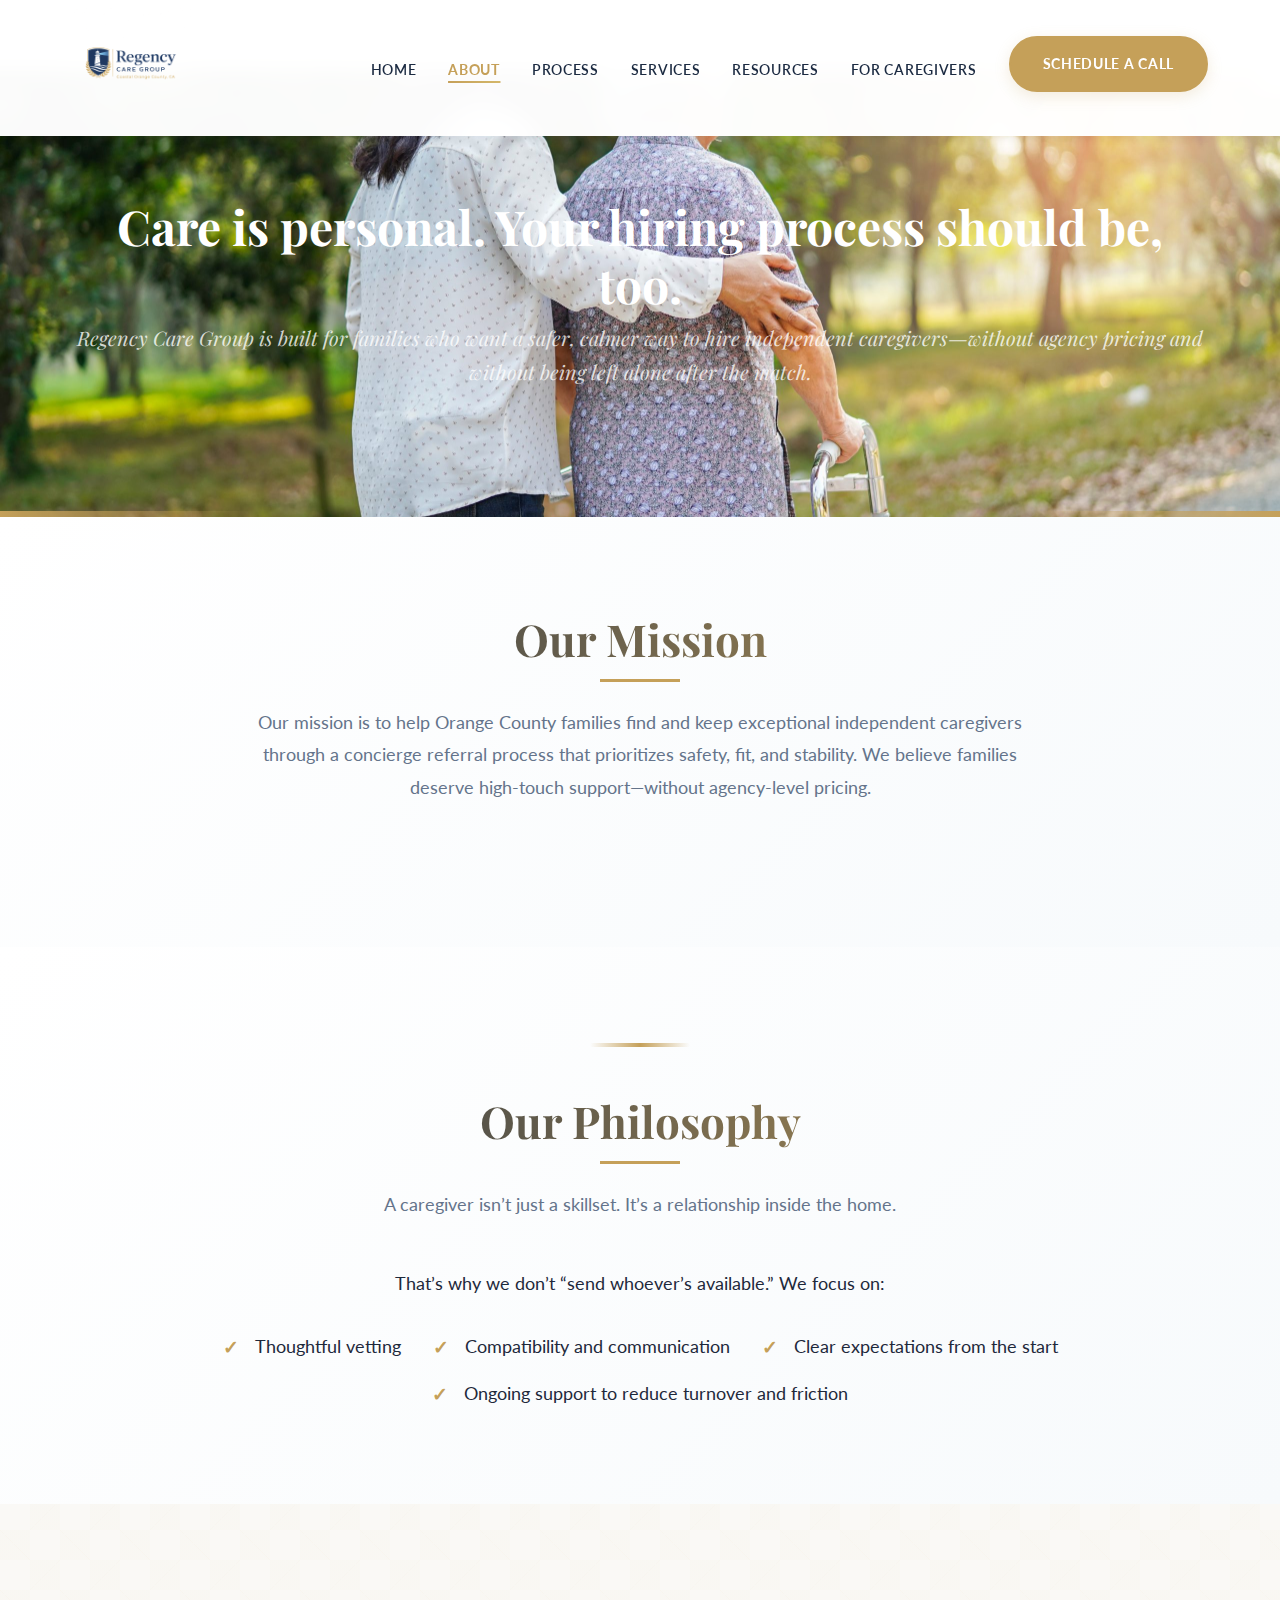
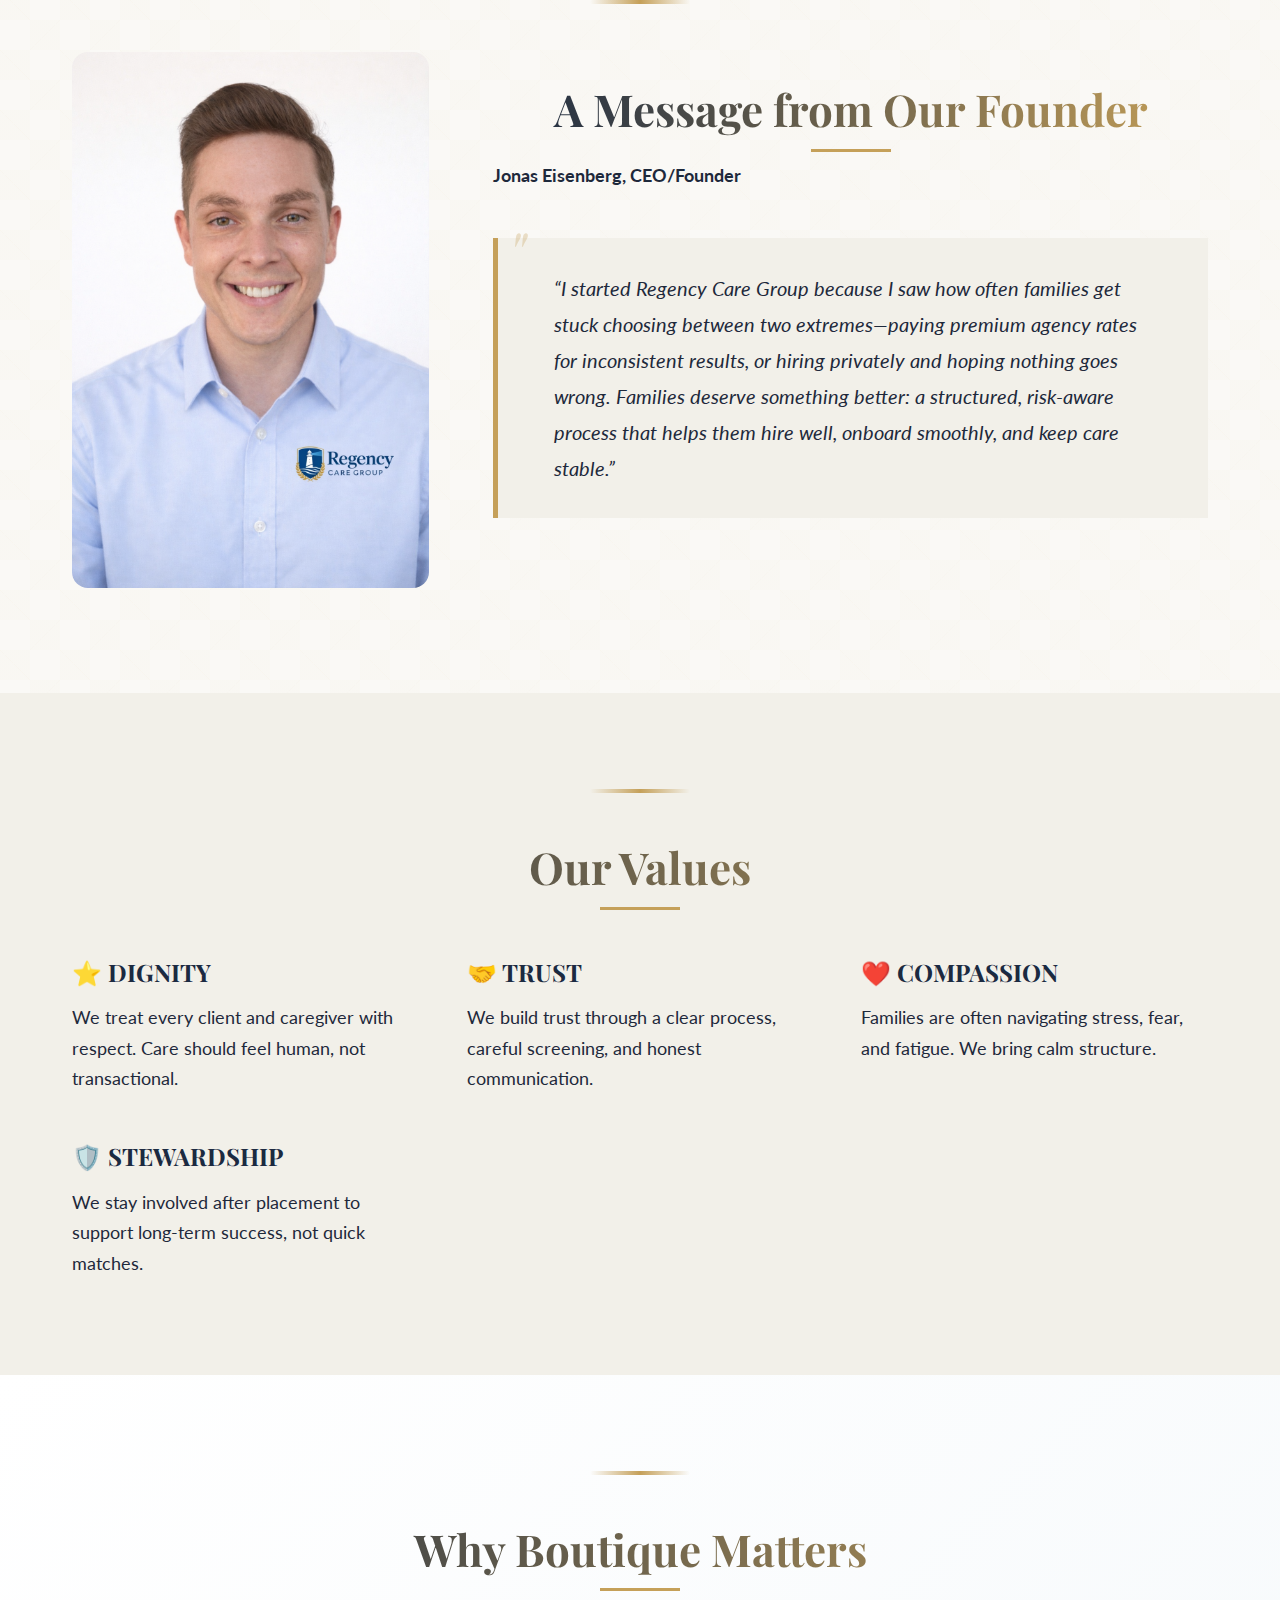
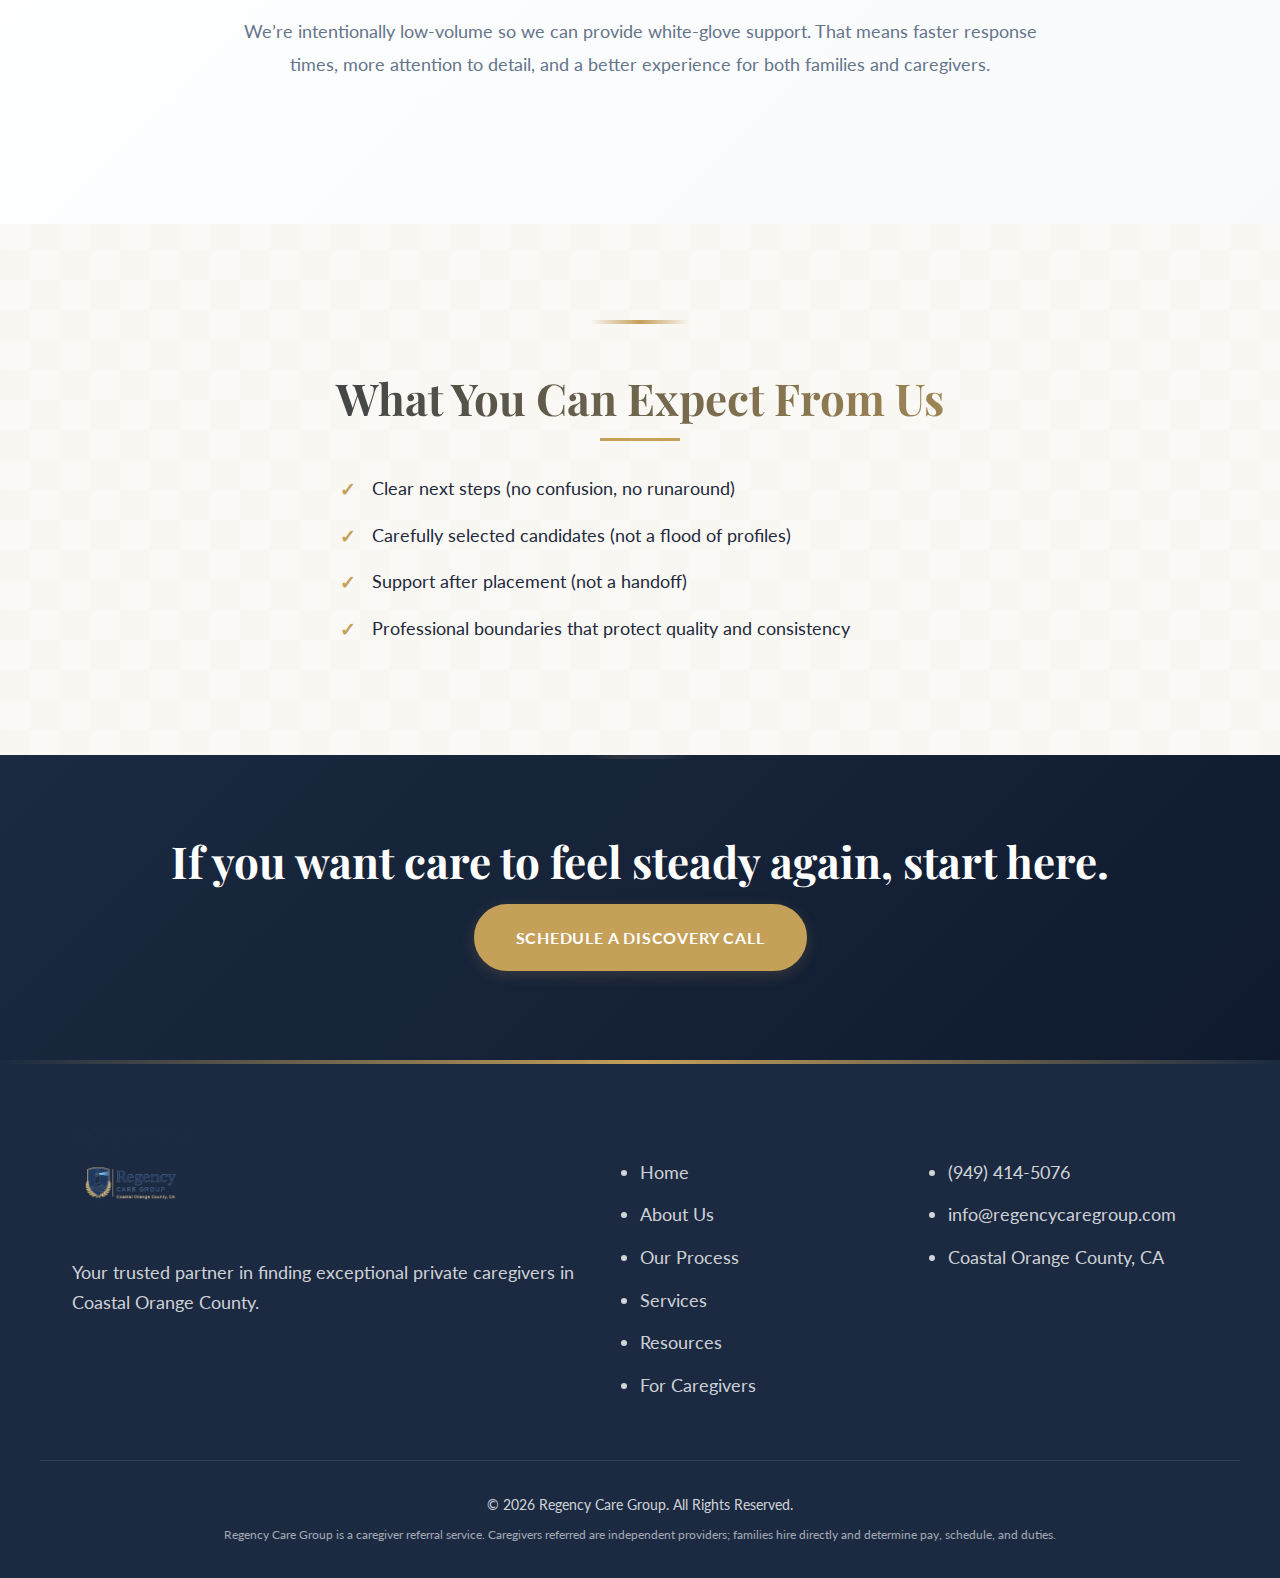
<file: about.html>
<!DOCTYPE html>
<html lang="en">
<head>
    <meta charset="UTF-8">
    <meta name="viewport" content="width=device-width, initial-scale=1.0, viewport-fit=cover">
    <meta name="theme-color" content="#1B2A41">
    <title>About Regency Care Group | Our Philosophy & Founder</title>
    <meta name="description" content="Regency Care Group is a boutique caregiver referral service in Orange County built on dignity, trust, and compassion—combining thorough vetting, careful matching, and ongoing support.">
    <meta name="keywords" content="about us, caregiver referral, orange county, senior care philosophy">
    <meta name="author" content="Regency Care Group">
    
    <!-- Open Graph / Social Media -->
    <meta property="og:type" content="website">
    <meta property="og:title" content="About Regency Care Group | Our Philosophy & Founder">
    <meta property="og:description" content="Regency Care Group is a boutique caregiver referral service in Orange County built on dignity, trust, and compassion—combining thorough vetting, careful matching, and ongoing support.">
    <meta property="og:image" content="logo.png">
    
    <!-- Mobile Optimization -->
    <meta name="mobile-web-app-capable" content="yes">
    <meta name="apple-mobile-web-app-capable" content="yes">
    <meta name="apple-mobile-web-app-status-bar-style" content="black-translucent">
    
    <!-- Google Fonts -->
    <link rel="preconnect" href="https://fonts.googleapis.com">
    <link rel="preconnect" href="https://fonts.gstatic.com" crossorigin>
    <link href="https://fonts.googleapis.com/css2?family=Lato:wght@300;400;700;900&family=Playfair+Display:ital,wght@0,400;0,500;0,600;0,700;0,800;1,400&display=swap" rel="stylesheet">
    
    <link rel="stylesheet" href="styles.css">
</head>
<body>
    <!-- Navigation -->
    <nav class="navbar" id="navbar">
        <div class="container nav-container">
            <a href="index.html" class="logo">
                <img src="logo.png" alt="Regency Care Group Logo" class="logo-img">
            </a>
            <button class="hamburger" id="hamburger" aria-label="Toggle navigation menu" aria-expanded="false">
                <span></span>
                <span></span>
                <span></span>
            </button>
            <ul class="nav-menu" id="navMenu">
                <li><a href="index.html" class="nav-link">HOME</a></li>
                <li><a href="about.html" class="nav-link active">ABOUT</a></li>
                <li><a href="process.html" class="nav-link">PROCESS</a></li>
                <li><a href="services.html" class="nav-link">SERVICES</a></li>
                <li><a href="resources.html" class="nav-link">RESOURCES</a></li>
                <li><a href="caregivers.html" class="nav-link">FOR CAREGIVERS</a></li>
                <li><a href="tel:9494145076" class="btn btn-primary">SCHEDULE A CALL</a></li>
            </ul>
        </div>
    </nav>

    <!-- Page Header -->
    <header class="page-header about-header">
        <div class="container">
            <h1>Care is personal. Your hiring process should be, too.</h1>
            <p>Regency Care Group is built for families who want a safer, calmer way to hire independent caregivers—without agency pricing and without being left alone after the match.</p>
        </div>
    </header>

    <!-- Main Content -->
    <main>
        <section class="mission-section">
            <div class="container">
                <h2 class="section-title">Our Mission</h2>
                <p class="section-intro">Our mission is to help Orange County families find and keep exceptional independent caregivers through a concierge referral process that prioritizes safety, fit, and stability. We believe families deserve high-touch support—without agency-level pricing.</p>
            </div>
        </section>

        <section class="philosophy-section">
            <div class="container">
                <h2 class="section-title">Our Philosophy</h2>
                <p class="section-intro">A caregiver isn’t just a skillset. It’s a relationship inside the home.</p>
                <p>That’s why we don’t “send whoever’s available.” We focus on:</p>
                <ul>
                    <li>Thoughtful vetting</li>
                    <li>Compatibility and communication</li>
                    <li>Clear expectations from the start</li>
                    <li>Ongoing support to reduce turnover and friction</li>
                </ul>
            </div>
        </section>

        <section class="founder-section-about">
            <div class="container founder-container-about">
                <div class="founder-image-about">
                    <img src="founder.png" alt="Jonas Eisenberg, CEO/Founder of Regency Care Group">
                </div>
                <div class="founder-text-about">
                    <h2 class="section-title">A Message from Our Founder</h2>
                    <p class="founder-name">Jonas Eisenberg, CEO/Founder</p>
                    <blockquote>
                        “I started Regency Care Group because I saw how often families get stuck choosing between two extremes—paying premium agency rates for inconsistent results, or hiring privately and hoping nothing goes wrong. Families deserve something better: a structured, risk-aware process that helps them hire well, onboard smoothly, and keep care stable.”
                    </blockquote>
                </div>
            </div>
        </section>

        <section class="values-section">
            <div class="container">
                <h2 class="section-title">Our Values</h2>
                <div class="values-grid">
                    <div class="value-item">
                        <h4>⭐ DIGNITY</h4>
                        <p>We treat every client and caregiver with respect. Care should feel human, not transactional.</p>
                    </div>
                    <div class="value-item">
                        <h4>🤝 TRUST</h4>
                        <p>We build trust through a clear process, careful screening, and honest communication.</p>
                    </div>
                    <div class="value-item">
                        <h4>❤️ COMPASSION</h4>
                        <p>Families are often navigating stress, fear, and fatigue. We bring calm structure.</p>
                    </div>
                    <div class="value-item">
                        <h4>🛡️ STEWARDSHIP</h4>
                        <p>We stay involved after placement to support long-term success, not quick matches.</p>
                    </div>
                </div>
            </div>
        </section>

        <section class="boutique-section">
            <div class="container">
                <h2 class="section-title">Why Boutique Matters</h2>
                <p class="section-intro">We’re intentionally low-volume so we can provide white-glove support. That means faster response times, more attention to detail, and a better experience for both families and caregivers.</p>
            </div>
        </section>

        <section class="expect-section">
            <div class="container">
                <h2 class="section-title">What You Can Expect From Us</h2>
                <ul>
                    <li>Clear next steps (no confusion, no runaround)</li>
                    <li>Carefully selected candidates (not a flood of profiles)</li>
                    <li>Support after placement (not a handoff)</li>
                    <li>Professional boundaries that protect quality and consistency</li>
                </ul>
            </div>
        </section>

        <section class="cta-section">
            <div class="container cta-container">
                <h2>If you want care to feel steady again, start here.</h2>
                <a href="tel:9494145076" class="btn btn-primary btn-lg">Schedule a Discovery Call</a>
            </div>
        </section>
    </main>

    <!-- Footer -->
    <footer class="footer">
        <div class="container footer-container">
            <div class="footer-about">
                <img src="logo.png" alt="Regency Care Group Logo" class="footer-logo-img">
                <p>Your trusted partner in finding exceptional private caregivers in Coastal Orange County.</p>
            </div>
            <div class="footer-links">
                <h4>Quick Links</h4>
                <ul>
                    <li><a href="index.html">Home</a></li>
                    <li><a href="about.html">About Us</a></li>
                    <li><a href="process.html">Our Process</a></li>
                    <li><a href="services.html">Services</a></li>
                    <li><a href="resources.html">Resources</a></li>
                    <li><a href="caregivers.html">For Caregivers</a></li>
                </ul>
            </div>
            <div class="footer-contact">
                <h4>Contact Us</h4>
                <ul>
                    <li><a href="tel:9494145076">(949) 414-5076</a></li>
                    <li><a href="mailto:info@regencycaregroup.com">info@regencycaregroup.com</a></li>
                    <li>Coastal Orange County, CA</li>
                </ul>
            </div>
        </div>
        <div class="footer-bottom">
            <p>&copy; 2026 Regency Care Group. All Rights Reserved.</p>
            <p class="footer-disclaimer">Regency Care Group is a caregiver referral service. Caregivers referred are independent providers; families hire directly and determine pay, schedule, and duties.</p>
        </div>
    </footer>

    <script src="script.js"></script>
</body>
</html>
</file>
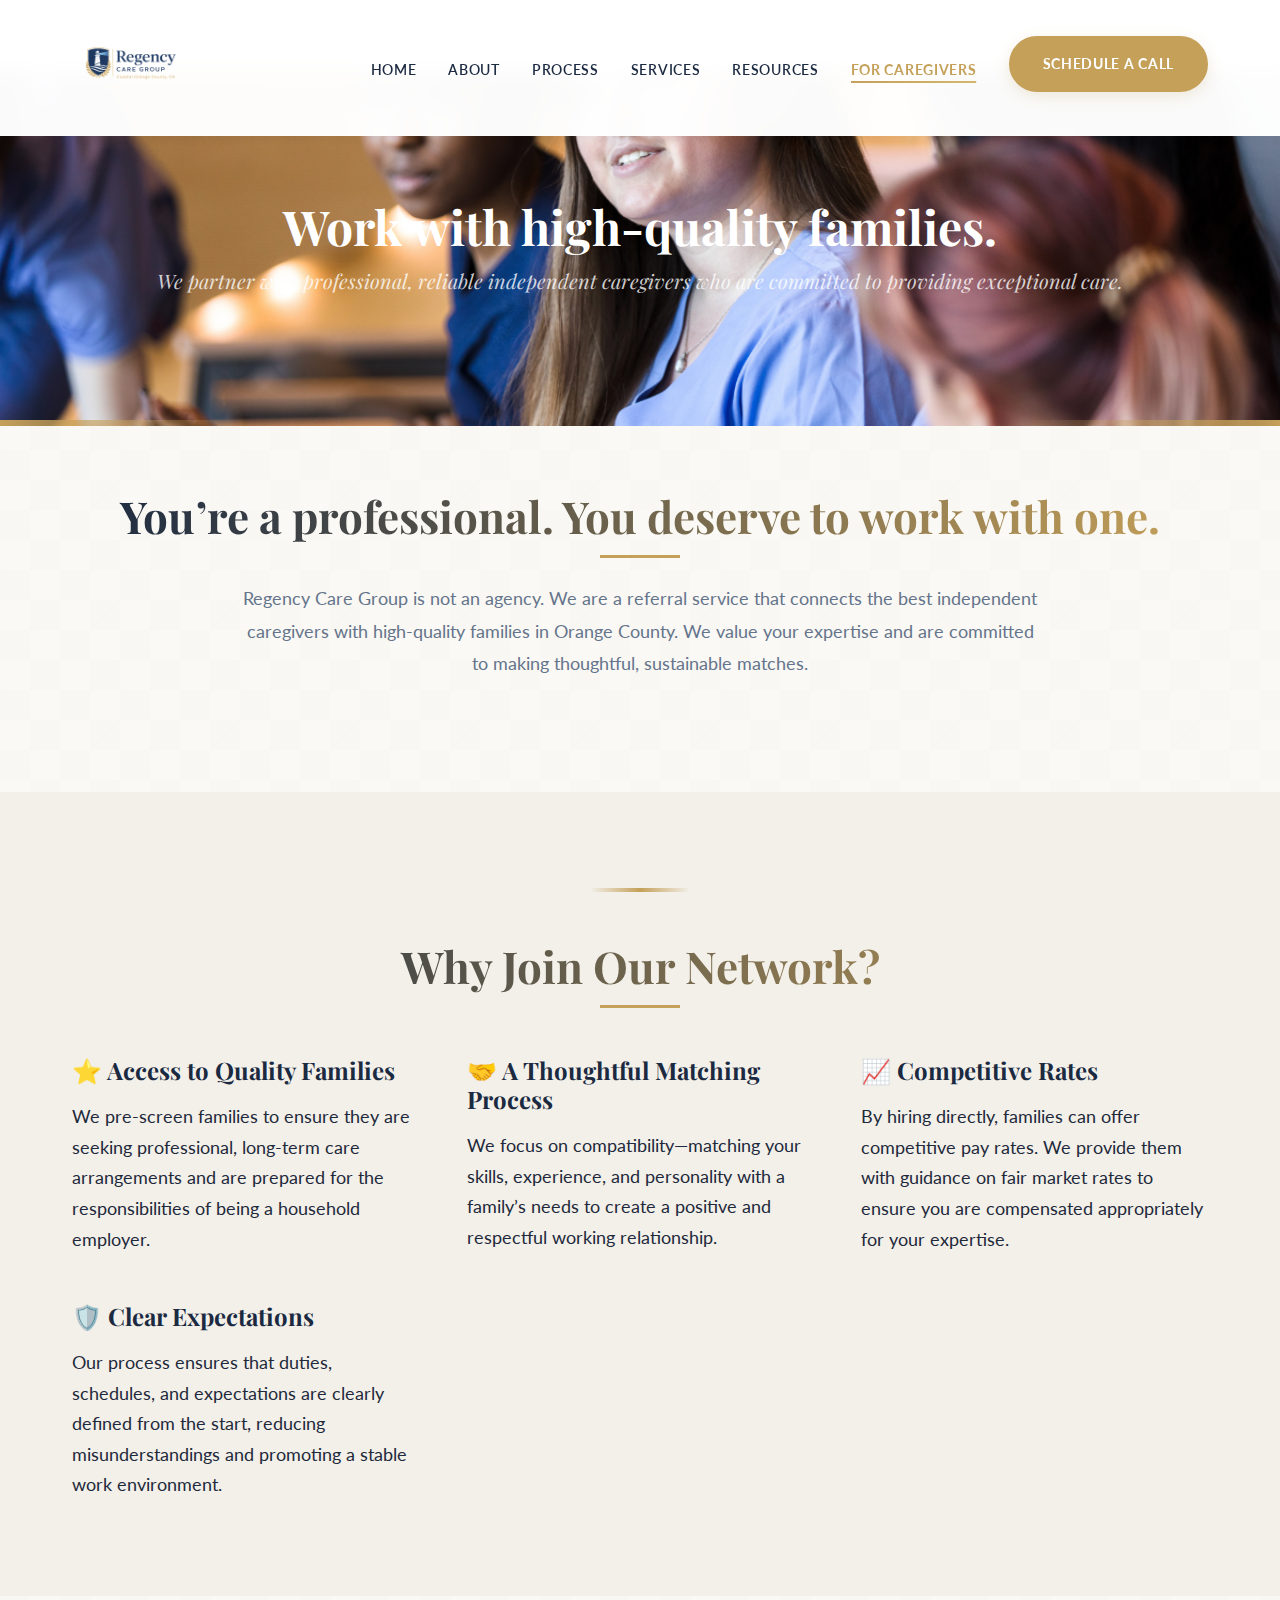
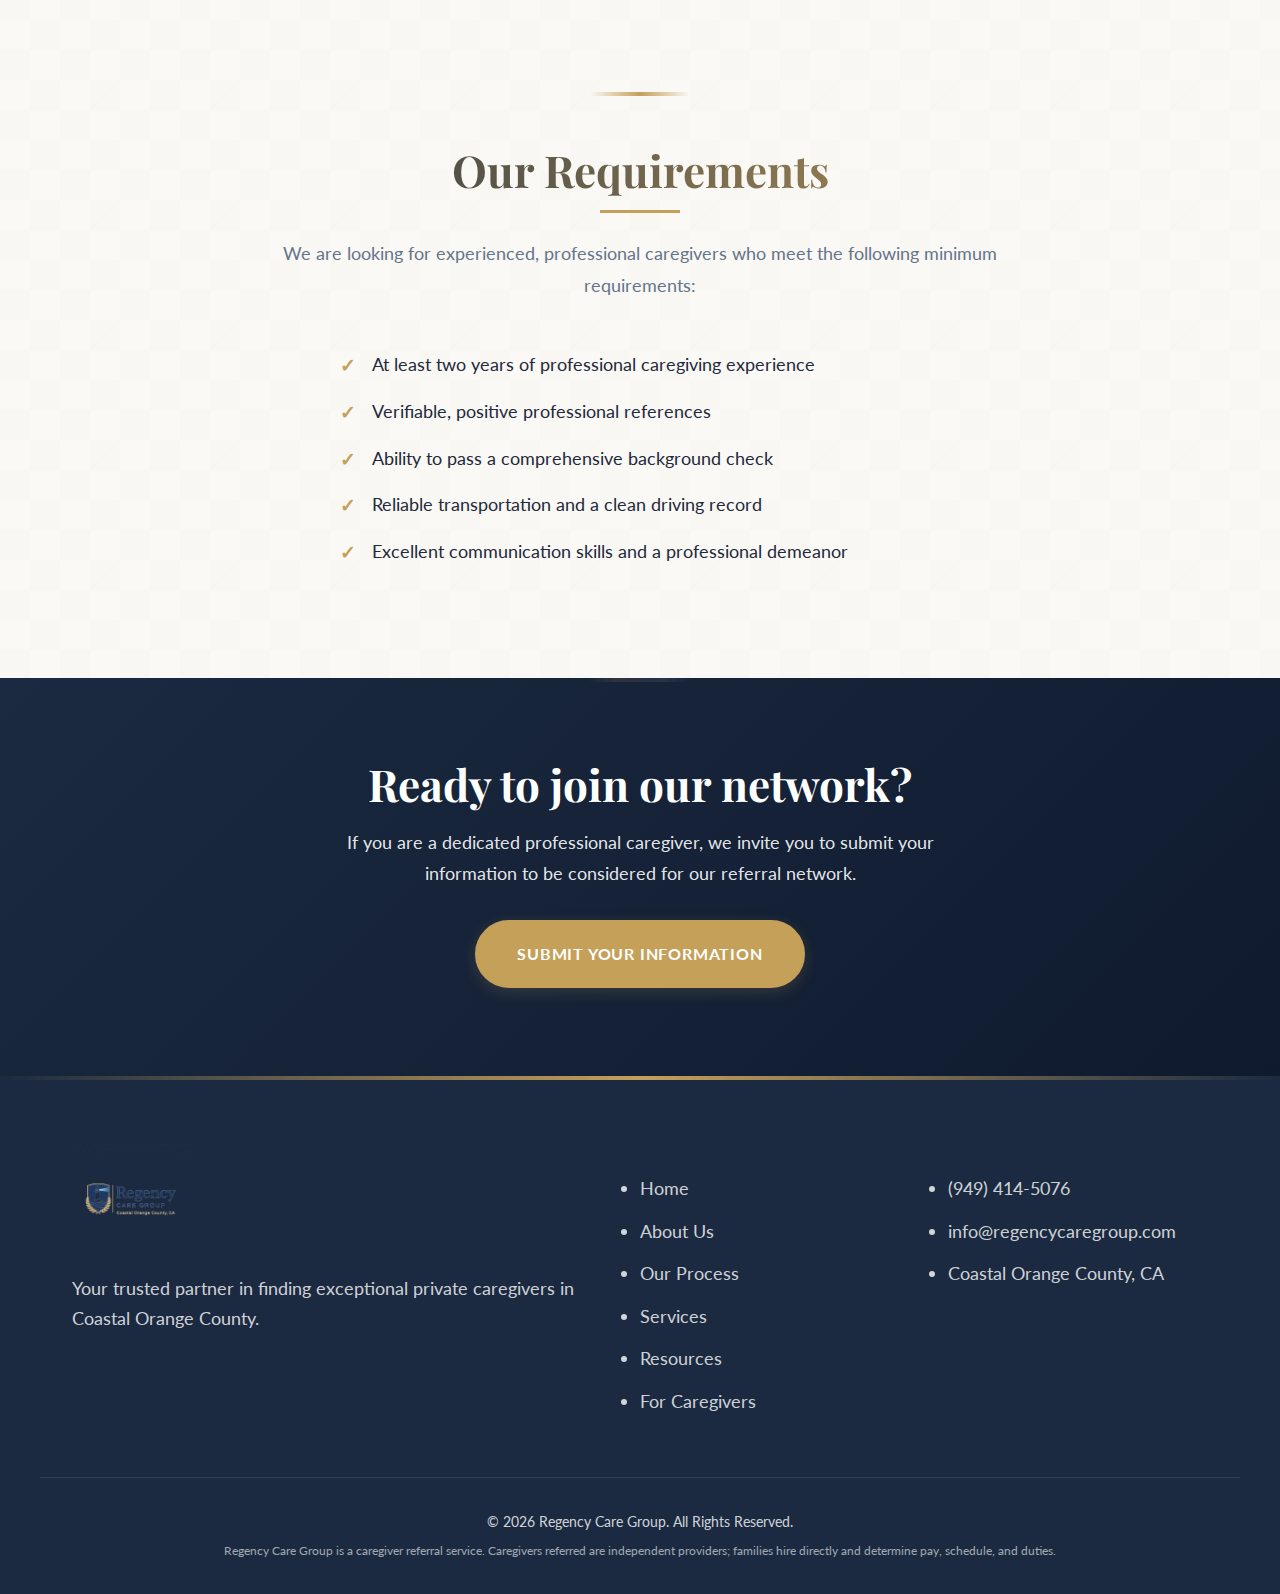
<file: caregivers.html>
<!DOCTYPE html>
<html lang="en">
<head>
    <meta charset="UTF-8">
    <meta name="viewport" content="width=device-width, initial-scale=1.0, viewport-fit=cover">
    <meta name="theme-color" content="#1B2A41">
    <title>For Caregivers | Join Regency Care Group's Referral Network</title>
    <meta name="description" content="Professional, independent caregivers in Orange County are invited to apply to our referral network. We connect exceptional caregivers with high-quality families.">
    <meta name="keywords" content="caregiver jobs, caregiver application, orange county, independent caregiver">
    <meta name="author" content="Regency Care Group">
    
    <!-- Open Graph / Social Media -->
    <meta property="og:type" content="website">
    <meta property="og:title" content="For Caregivers | Join Regency Care Group's Referral Network">
    <meta property="og:description" content="Professional, independent caregivers in Orange County are invited to apply to our referral network. We connect exceptional caregivers with high-quality families.">
    <meta property="og:image" content="logo.png">
    
    <!-- Mobile Optimization -->
    <meta name="mobile-web-app-capable" content="yes">
    <meta name="apple-mobile-web-app-capable" content="yes">
    <meta name="apple-mobile-web-app-status-bar-style" content="black-translucent">
    
    <!-- Google Fonts -->
    <link rel="preconnect" href="https://fonts.googleapis.com">
    <link rel="preconnect" href="https://fonts.gstatic.com" crossorigin>
    <link href="https://fonts.googleapis.com/css2?family=Lato:wght@300;400;700;900&family=Playfair+Display:ital,wght@0,400;0,500;0,600;0,700;0,800;1,400&display=swap" rel="stylesheet">
    
    <link rel="stylesheet" href="styles.css">
</head>
<body>
    <!-- Navigation -->
    <nav class="navbar" id="navbar">
        <div class="container nav-container">
            <a href="index.html" class="logo">
                <img src="logo.png" alt="Regency Care Group Logo" class="logo-img">
            </a>
            <button class="hamburger" id="hamburger" aria-label="Toggle navigation menu" aria-expanded="false">
                <span></span>
                <span></span>
                <span></span>
            </button>
            <ul class="nav-menu" id="navMenu">
                <li><a href="index.html" class="nav-link">HOME</a></li>
                <li><a href="about.html" class="nav-link">ABOUT</a></li>
                <li><a href="process.html" class="nav-link">PROCESS</a></li>
                <li><a href="services.html" class="nav-link">SERVICES</a></li>
                <li><a href="resources.html" class="nav-link">RESOURCES</a></li>
                <li><a href="caregivers.html" class="nav-link active">FOR CAREGIVERS</a></li>
                <li><a href="tel:9494145076" class="btn btn-primary">SCHEDULE A CALL</a></li>
            </ul>
        </div>
    </nav>

    <!-- Page Header -->
    <header class="page-header caregivers-header">
        <div class="container">
            <h1>Work with high-quality families.</h1>
            <p>We partner with professional, reliable independent caregivers who are committed to providing exceptional care.</p>
        </div>
    </header>

    <!-- Main Content -->
    <main>
        <section class="caregivers-intro">
            <div class="container">
                <h2 class="section-title">You’re a professional. You deserve to work with one.</h2>
                <p class="section-intro">Regency Care Group is not an agency. We are a referral service that connects the best independent caregivers with high-quality families in Orange County. We value your expertise and are committed to making thoughtful, sustainable matches.</p>
            </div>
        </section>

        <section class="why-join-section">
            <div class="container">
                <h2 class="section-title">Why Join Our Network?</h2>
                <div class="why-join-grid">
                    <div class="why-join-item">
                        <h4>⭐ Access to Quality Families</h4>
                        <p>We pre-screen families to ensure they are seeking professional, long-term care arrangements and are prepared for the responsibilities of being a household employer.</p>
                    </div>
                    <div class="why-join-item">
                        <h4>🤝 A Thoughtful Matching Process</h4>
                        <p>We focus on compatibility—matching your skills, experience, and personality with a family’s needs to create a positive and respectful working relationship.</p>
                    </div>
                    <div class="why-join-item">
                        <h4>📈 Competitive Rates</h4>
                        <p>By hiring directly, families can offer competitive pay rates. We provide them with guidance on fair market rates to ensure you are compensated appropriately for your expertise.</p>
                    </div>
                    <div class="why-join-item">
                        <h4>🛡️ Clear Expectations</h4>
                        <p>Our process ensures that duties, schedules, and expectations are clearly defined from the start, reducing misunderstandings and promoting a stable work environment.</p>
                    </div>
                </div>
            </div>
        </section>

        <section class="requirements-section">
            <div class="container">
                <h2 class="section-title">Our Requirements</h2>
                <p class="section-intro">We are looking for experienced, professional caregivers who meet the following minimum requirements:</p>
                <ul>
                    <li>At least two years of professional caregiving experience</li>
                    <li>Verifiable, positive professional references</li>
                    <li>Ability to pass a comprehensive background check</li>
                    <li>Reliable transportation and a clean driving record</li>
                    <li>Excellent communication skills and a professional demeanor</li>
                </ul>
            </div>
        </section>

        <section class="cta-section">
            <div class="container cta-container">
                <h2>Ready to join our network?</h2>
                <p>If you are a dedicated professional caregiver, we invite you to submit your information to be considered for our referral network.</p>
                <a href="mailto:info@regencycaregroup.com?subject=Caregiver Application" class="btn btn-primary btn-lg">Submit Your Information</a>
            </div>
        </section>
    </main>

    <!-- Footer -->
    <footer class="footer">
        <div class="container footer-container">
            <div class="footer-about">
                <img src="logo.png" alt="Regency Care Group Logo" class="footer-logo-img">
                <p>Your trusted partner in finding exceptional private caregivers in Coastal Orange County.</p>
            </div>
            <div class="footer-links">
                <h4>Quick Links</h4>
                <ul>
                    <li><a href="index.html">Home</a></li>
                    <li><a href="about.html">About Us</a></li>
                    <li><a href="process.html">Our Process</a></li>
                    <li><a href="services.html">Services</a></li>
                    <li><a href="resources.html">Resources</a></li>
                    <li><a href="caregivers.html">For Caregivers</a></li>
                </ul>
            </div>
            <div class="footer-contact">
                <h4>Contact Us</h4>
                <ul>
                    <li><a href="tel:9494145076">(949) 414-5076</a></li>
                    <li><a href="mailto:info@regencycaregroup.com">info@regencycaregroup.com</a></li>
                    <li>Coastal Orange County, CA</li>
                </ul>
            </div>
        </div>
        <div class="footer-bottom">
            <p>&copy; 2026 Regency Care Group. All Rights Reserved.</p>
            <p class="footer-disclaimer">Regency Care Group is a caregiver referral service. Caregivers referred are independent providers; families hire directly and determine pay, schedule, and duties.</p>
        </div>
    </footer>

    <script src="script.js"></script>
</body>
</html>
</file>
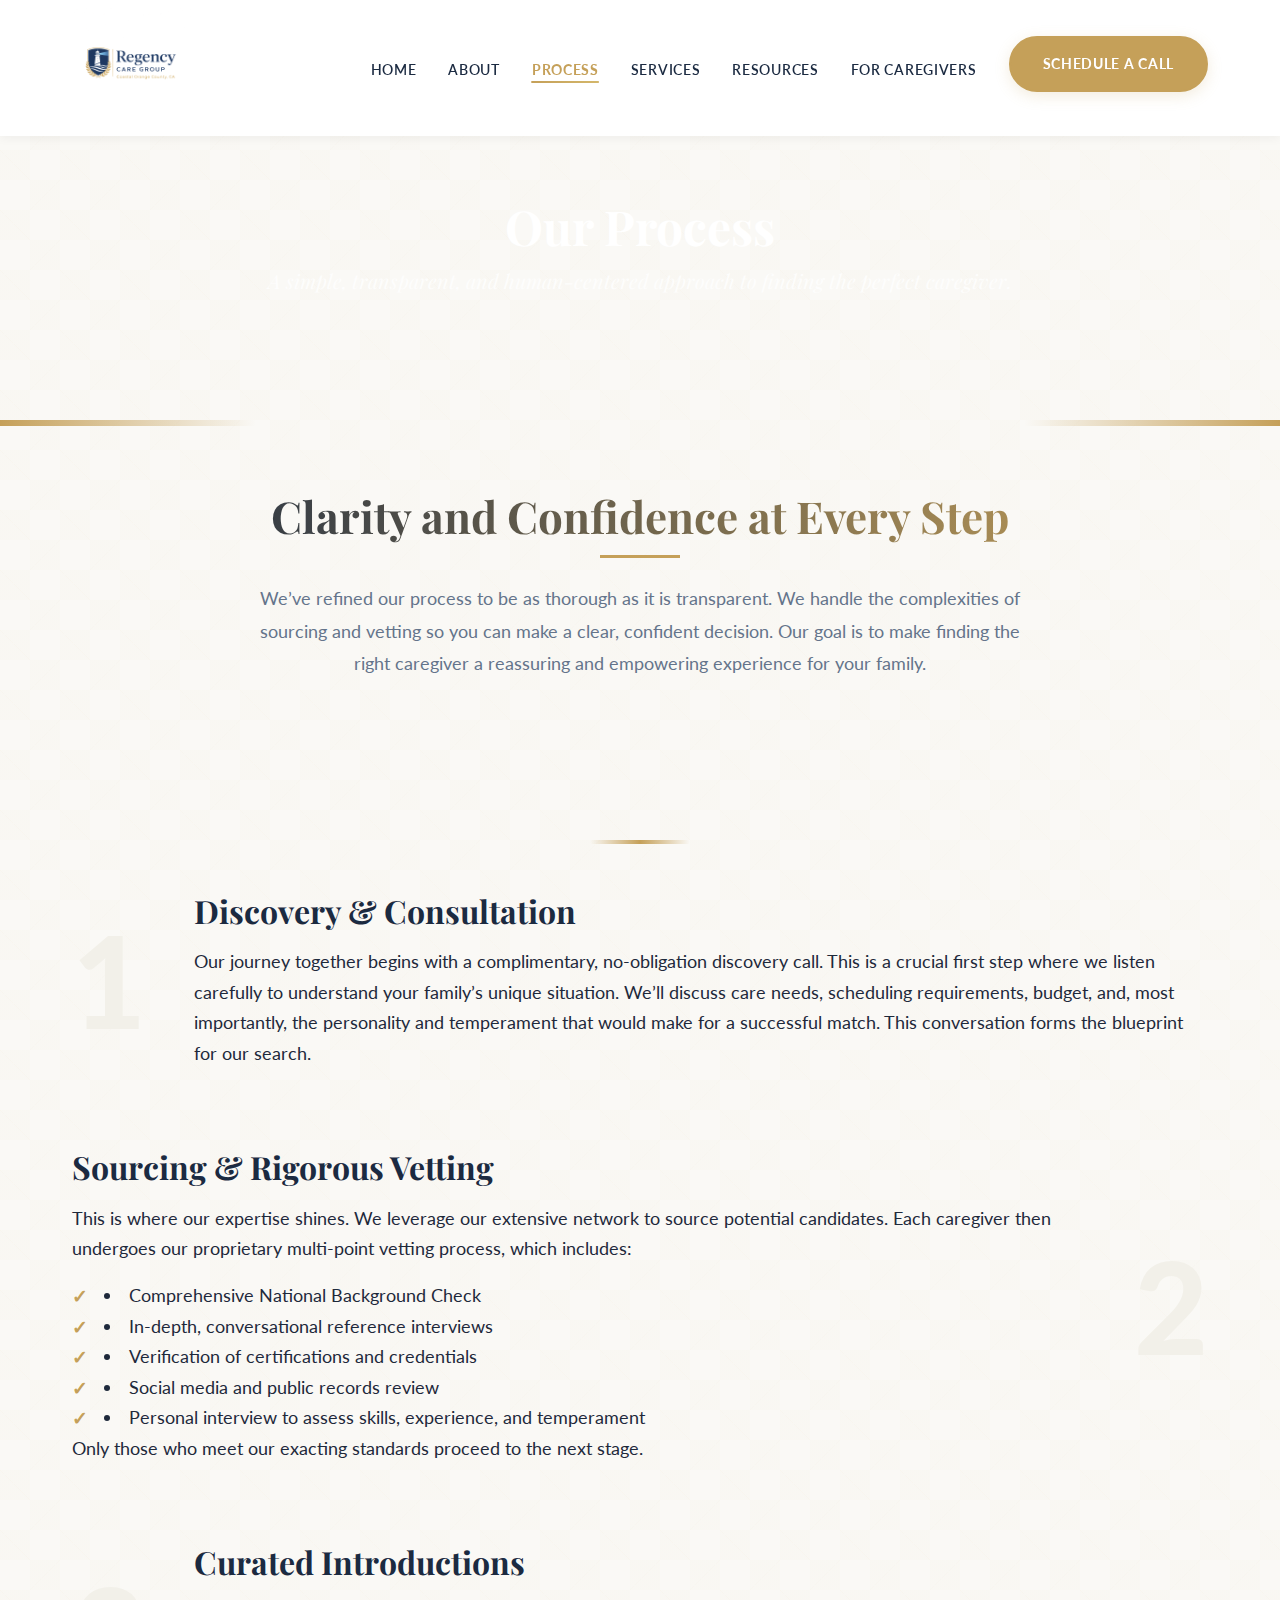
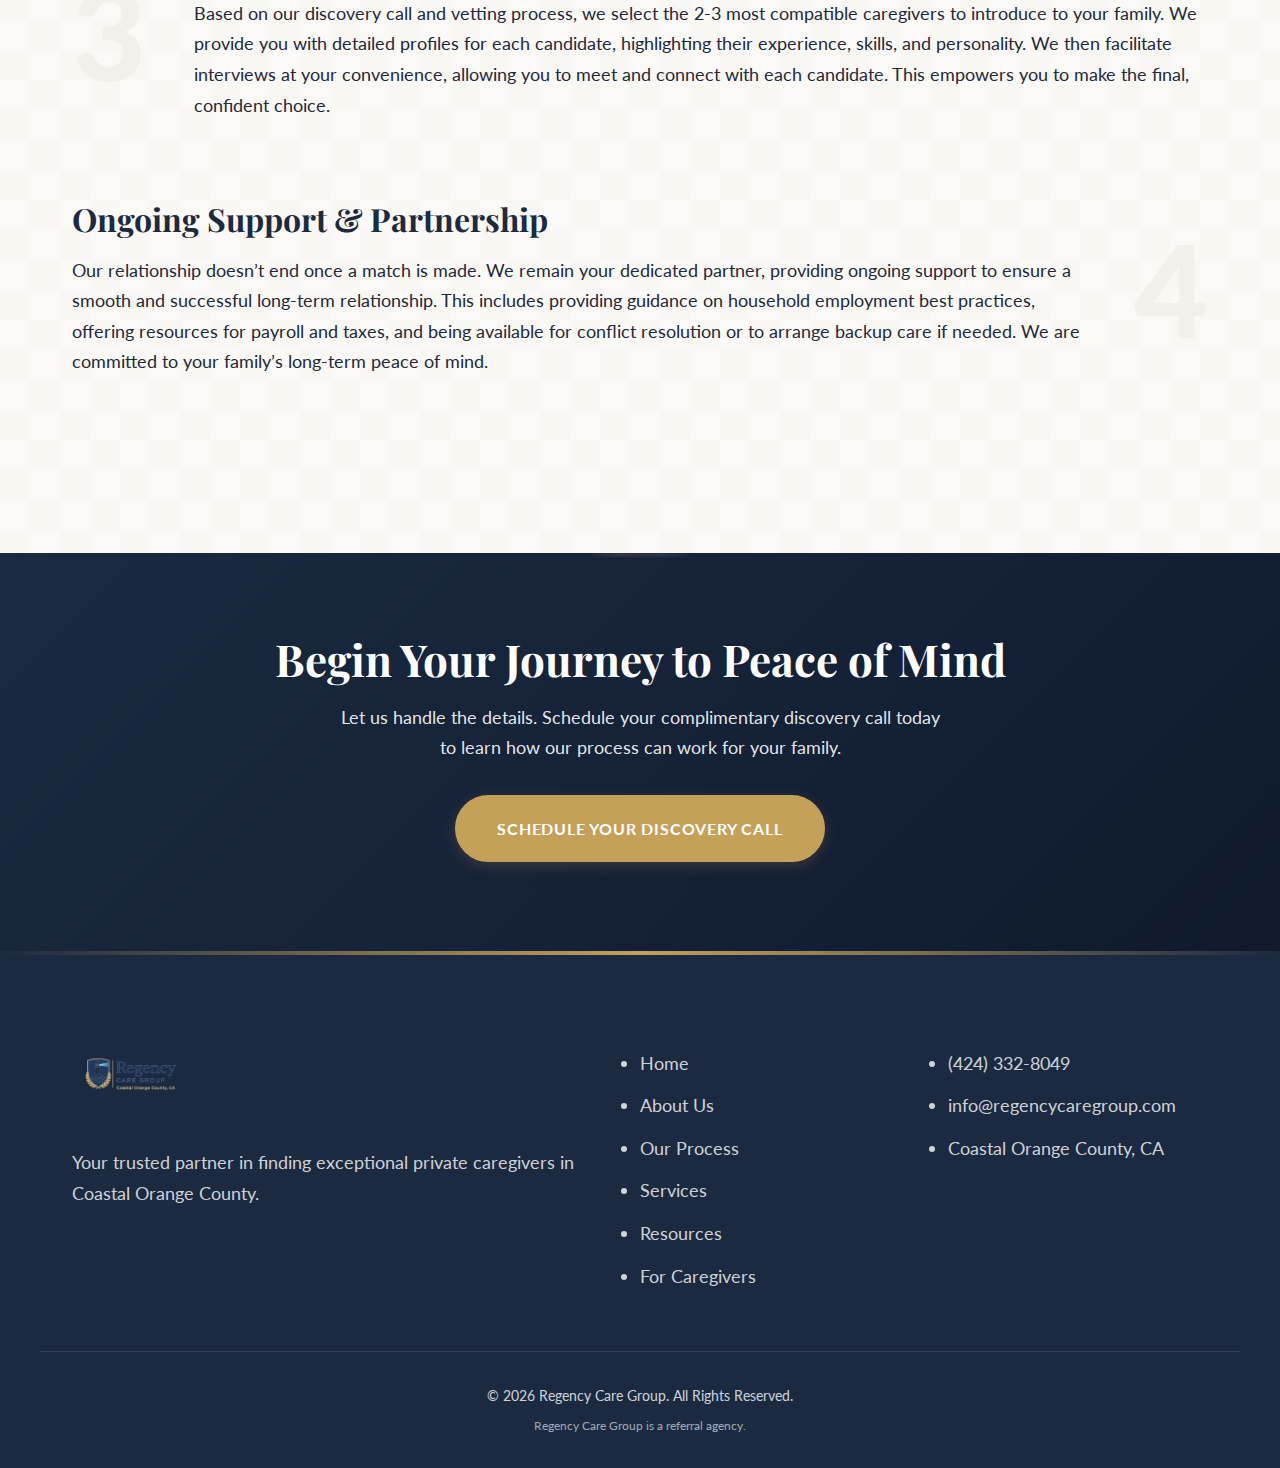
<file: process.html>
<!DOCTYPE html>
<html lang="en">
<head>
    <meta charset="UTF-8">
    <meta name="viewport" content="width=device-width, initial-scale=1.0, viewport-fit=cover">
    <meta name="theme-color" content="#1B2A41">
    <title>Our Process | Regency Care Group</title>
    <meta name="description" content="Explore the simple, human-centered 4-step process Regency Care Group uses to match families with the perfect private caregiver.">
    <meta name="keywords" content="caregiver process, how it works, caregiver vetting, caregiver matching, Orange County">
    <meta name="author" content="Regency Care Group">
    
    <!-- Open Graph / Social Media -->
    <meta property="og:type" content="website">
    <meta property="og:title" content="Our Process | Regency Care Group">
    <meta property="og:description" content="A clear, transparent, and rigorous process for finding the best in-home care.">
    <meta property="og:image" content="logo.png">
    
    <!-- Mobile Optimization -->
    <meta name="mobile-web-app-capable" content="yes">
    <meta name="apple-mobile-web-app-capable" content="yes">
    <meta name="apple-mobile-web-app-status-bar-style" content="black-translucent">
    
    <!-- Google Fonts -->
    <link rel="preconnect" href="https://fonts.googleapis.com">
    <link rel="preconnect" href="https://fonts.gstatic.com" crossorigin>
    <link href="https://fonts.googleapis.com/css2?family=Lato:wght@300;400;700;900&family=Playfair+Display:ital,wght@0,400;0,500;0,600;0,700;0,800;1,400&display=swap" rel="stylesheet">
    
    <link rel="stylesheet" href="styles.css">
</head>
<body>
    <!-- Navigation -->
    <nav class="navbar" id="navbar">
        <div class="container nav-container">
            <a href="index.html" class="logo">
                <img src="logo.png" alt="Regency Care Group Logo" class="logo-img">
            </a>
            <button class="hamburger" id="hamburger" aria-label="Toggle navigation menu" aria-expanded="false">
                <span></span>
                <span></span>
                <span></span>
            </button>
            <ul class="nav-menu" id="navMenu">
                <li><a href="index.html" class="nav-link">HOME</a></li>
                <li><a href="about.html" class="nav-link">ABOUT</a></li>
                <li><a href="process.html" class="nav-link active">PROCESS</a></li>
                <li><a href="services.html" class="nav-link">SERVICES</a></li>
                <li><a href="resources.html" class="nav-link">RESOURCES</a></li>
                <li><a href="caregivers.html" class="nav-link">FOR CAREGIVERS</a></li>
                <li><a href="tel:4243328049" class="btn btn-primary">SCHEDULE A CALL</a></li>
            </ul>
        </div>
    </nav>

    <!-- Page Header -->
    <header class="page-header">
        <div class="container">
            <h1>Our Process</h1>
            <p>A simple, transparent, and human-centered approach to finding the perfect caregiver.</p>
        </div>
    </header>

    <!-- Main Content -->
    <main>
        <section class="process-intro">
            <div class="container">
                <h2 class="section-title">Clarity and Confidence at Every Step</h2>
                <p class="section-intro">We’ve refined our process to be as thorough as it is transparent. We handle the complexities of sourcing and vetting so you can make a clear, confident decision. Our goal is to make finding the right caregiver a reassuring and empowering experience for your family.</p>
            </div>
        </section>

        <section class="process-detailed-steps">
            <div class="container">
                <div class="process-step-item">
                    <div class="step-number-large">1</div>
                    <div class="step-text-content">
                        <h3>Discovery & Consultation</h3>
                        <p>Our journey together begins with a complimentary, no-obligation discovery call. This is a crucial first step where we listen carefully to understand your family’s unique situation. We’ll discuss care needs, scheduling requirements, budget, and, most importantly, the personality and temperament that would make for a successful match. This conversation forms the blueprint for our search.</p>
                    </div>
                </div>
                <div class="process-step-item reverse">
                    <div class="step-number-large">2</div>
                    <div class="step-text-content">
                        <h3>Sourcing & Rigorous Vetting</h3>
                        <p>This is where our expertise shines. We leverage our extensive network to source potential candidates. Each caregiver then undergoes our proprietary multi-point vetting process, which includes:</p>
                        <ul>
                            <li>Comprehensive National Background Check</li>
                            <li>In-depth, conversational reference interviews</li>
                            <li>Verification of certifications and credentials</li>
                            <li>Social media and public records review</li>
                            <li>Personal interview to assess skills, experience, and temperament</li>
                        </ul>
                        <p>Only those who meet our exacting standards proceed to the next stage.</p>
                    </div>
                </div>
                <div class="process-step-item">
                    <div class="step-number-large">3</div>
                    <div class="step-text-content">
                        <h3>Curated Introductions</h3>
                        <p>Based on our discovery call and vetting process, we select the 2-3 most compatible caregivers to introduce to your family. We provide you with detailed profiles for each candidate, highlighting their experience, skills, and personality. We then facilitate interviews at your convenience, allowing you to meet and connect with each candidate. This empowers you to make the final, confident choice.</p>
                    </div>
                </div>
                <div class="process-step-item reverse">
                    <div class="step-number-large">4</div>
                    <div class="step-text-content">
                        <h3>Ongoing Support & Partnership</h3>
                        <p>Our relationship doesn’t end once a match is made. We remain your dedicated partner, providing ongoing support to ensure a smooth and successful long-term relationship. This includes providing guidance on household employment best practices, offering resources for payroll and taxes, and being available for conflict resolution or to arrange backup care if needed. We are committed to your family’s long-term peace of mind.</p>
                    </div>
                </div>
            </div>
        </section>

        <!-- CTA Section -->
        <section class="cta-section">
            <div class="container cta-container">
                <h2>Begin Your Journey to Peace of Mind</h2>
                <p>Let us handle the details. Schedule your complimentary discovery call today to learn how our process can work for your family.</p>
                <a href="tel:4243328049" class="btn btn-primary btn-lg">Schedule Your Discovery Call</a>
            </div>
        </section>
    </main>

    <!-- Footer -->
    <footer class="footer">
        <div class="container footer-container">
            <div class="footer-about">
                <img src="logo.png" alt="Regency Care Group Logo" class="footer-logo-img">
                <p>Your trusted partner in finding exceptional private caregivers in Coastal Orange County.</p>
            </div>
            <div class="footer-links">
                <h4>Quick Links</h4>
                <ul>
                    <li><a href="index.html">Home</a></li>
                    <li><a href="about.html">About Us</a></li>
                    <li><a href="process.html">Our Process</a></li>
                    <li><a href="services.html">Services</a></li>
                    <li><a href="resources.html">Resources</a></li>
                    <li><a href="caregivers.html">For Caregivers</a></li>
                </ul>
            </div>
            <div class="footer-contact">
                <h4>Contact Us</h4>
                <ul>
                    <li><a href="tel:4243328049">(424) 332-8049</a></li>
                    <li><a href="mailto:info@regencycaregroup.com">info@regencycaregroup.com</a></li>
                    <li>Coastal Orange County, CA</li>
                </ul>
            </div>
        </div>
        <div class="footer-bottom">
            <p>&copy; 2026 Regency Care Group. All Rights Reserved.</p>
            <p class="footer-disclaimer">Regency Care Group is a referral agency.</p>
        </div>
    </footer>

    <script src="script.js"></script>
</body>
</html>
</file>
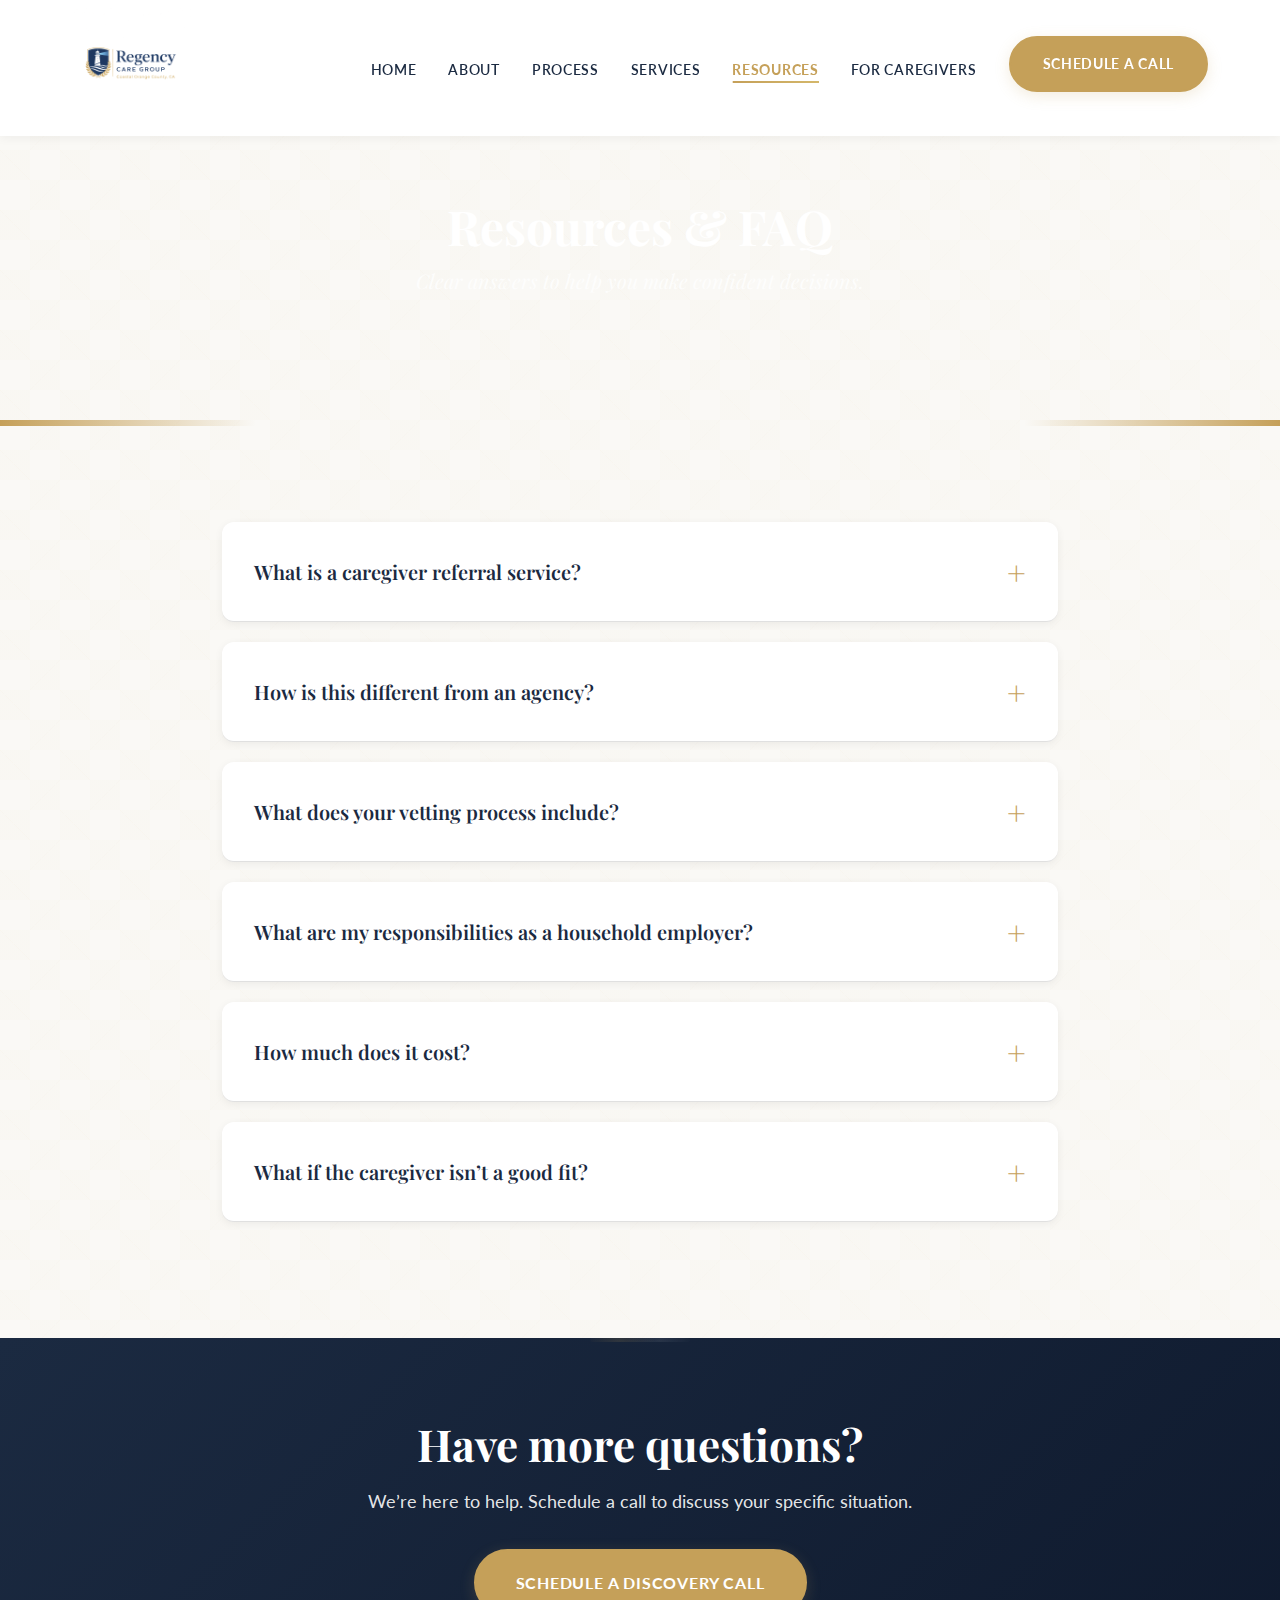
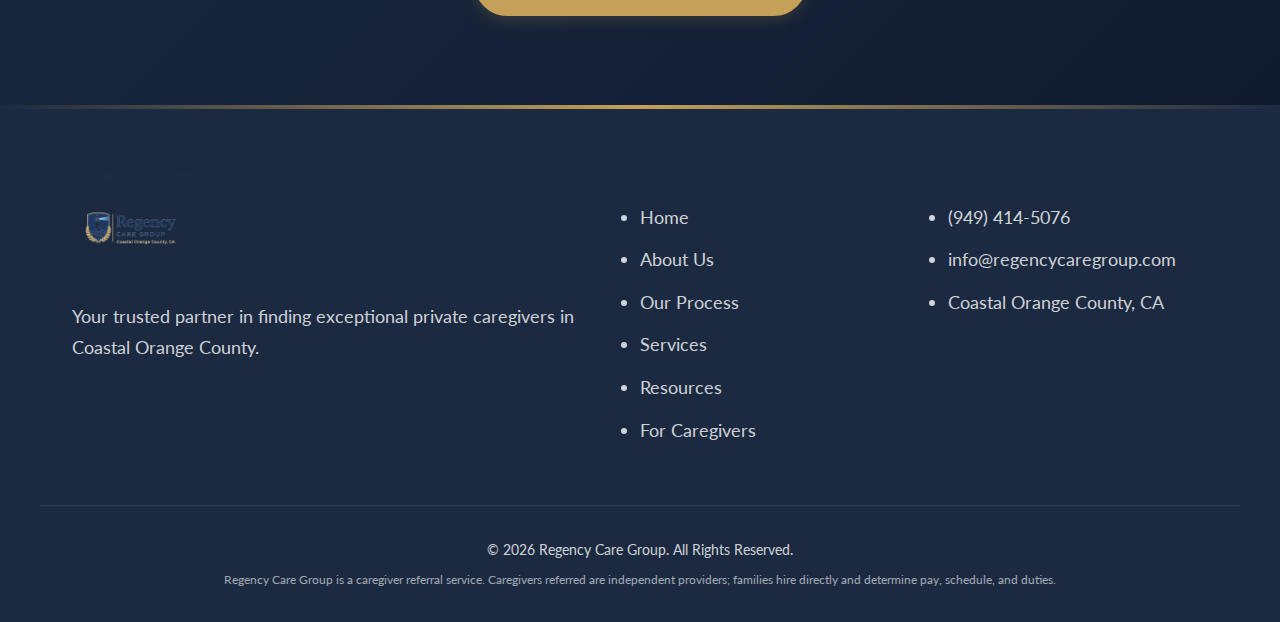
<file: resources.html>
<!DOCTYPE html>
<html lang="en">
<head>
    <meta charset="UTF-8">
    <meta name="viewport" content="width=device-width, initial-scale=1.0, viewport-fit=cover">
    <meta name="theme-color" content="#1B2A41">
    <title>Resources & FAQ | Regency Care Group</title>
    <meta name="description" content="Find answers to frequently asked questions about hiring independent caregivers, our referral process, costs, and household employer responsibilities.">
    <meta name="keywords" content="caregiver faq, hiring a caregiver, household employer, caregiver cost">
    <meta name="author" content="Regency Care Group">
    
    <!-- Open Graph / Social Media -->
    <meta property="og:type" content="website">
    <meta property="og:title" content="Resources & FAQ | Regency Care Group">
    <meta property="og:description" content="Find answers to frequently asked questions about hiring independent caregivers, our referral process, costs, and household employer responsibilities.">
    <meta property="og:image" content="logo.png">
    
    <!-- Mobile Optimization -->
    <meta name="mobile-web-app-capable" content="yes">
    <meta name="apple-mobile-web-app-capable" content="yes">
    <meta name="apple-mobile-web-app-status-bar-style" content="black-translucent">
    
    <!-- Google Fonts -->
    <link rel="preconnect" href="https://fonts.googleapis.com">
    <link rel="preconnect" href="https://fonts.gstatic.com" crossorigin>
    <link href="https://fonts.googleapis.com/css2?family=Lato:wght@300;400;700;900&family=Playfair+Display:ital,wght@0,400;0,500;0,600;0,700;0,800;1,400&display=swap" rel="stylesheet">
    
    <link rel="stylesheet" href="styles.css">
</head>
<body>
    <!-- Navigation -->
    <nav class="navbar" id="navbar">
        <div class="container nav-container">
            <a href="index.html" class="logo">
                <img src="logo.png" alt="Regency Care Group Logo" class="logo-img">
            </a>
            <button class="hamburger" id="hamburger" aria-label="Toggle navigation menu" aria-expanded="false">
                <span></span>
                <span></span>
                <span></span>
            </button>
            <ul class="nav-menu" id="navMenu">
                <li><a href="index.html" class="nav-link">HOME</a></li>
                <li><a href="about.html" class="nav-link">ABOUT</a></li>
                <li><a href="process.html" class="nav-link">PROCESS</a></li>
                <li><a href="services.html" class="nav-link">SERVICES</a></li>
                <li><a href="resources.html" class="nav-link active">RESOURCES</a></li>
                <li><a href="caregivers.html" class="nav-link">FOR CAREGIVERS</a></li>
                <li><a href="tel:9494145076" class="btn btn-primary">SCHEDULE A CALL</a></li>
            </ul>
        </div>
    </nav>

    <!-- Page Header -->
    <header class="page-header">
        <div class="container">
            <h1>Resources & FAQ</h1>
            <p>Clear answers to help you make confident decisions.</p>
        </div>
    </header>

    <!-- Main Content -->
    <main>
        <section class="faq-section">
            <div class="container">
                <div class="faq-item">
                    <button class="faq-question">What is a caregiver referral service?</button>
                    <div class="faq-answer">
                        <p>A referral service (or registry) connects families with independent caregivers. Unlike a traditional agency where caregivers are employees, here you hire the caregiver directly. We provide the sourcing, vetting, and matching so you can hire with confidence.</p>
                    </div>
                </div>
                <div class="faq-item">
                    <button class="faq-question">How is this different from an agency?</button>
                    <div class="faq-answer">
                        <p><strong>Direct Relationship:</strong> You are the employer, which means you have control over duties, schedules, and pay. This leads to greater stability and consistency.</p>
                        <p><strong>Cost Savings:</strong> By avoiding agency overhead, families often save 30–40% on the cost of care.</p>
                        <p><strong>Ongoing Support:</strong> Unlike online marketplaces, we provide ongoing support to help you manage the employment relationship and ensure stability.</p>
                    </div>
                </div>
                <div class="faq-item">
                    <button class="faq-question">What does your vetting process include?</button>
                    <div class="faq-answer">
                        <p>Our process is designed for safety and fit. It includes a review of experience, in-depth reference checks, a professional interview, and coordination of a comprehensive background check before a caregiver is placed.</p>
                    </div>
                </div>
                <div class="faq-item">
                    <button class="faq-question">What are my responsibilities as a household employer?</button>
                    <div class="faq-answer">
                        <p>As the employer, you are responsible for paying the caregiver, withholding taxes, and securing workers' compensation insurance. We partner with HomePay by Care.com to simplify this process for our families, making payroll and tax compliance easy and automatic.</p>
                    </div>
                </div>
                <div class="faq-item">
                    <button class="faq-question">How much does it cost?</button>
                    <div class="faq-answer">
                        <p>Families pay a one-time referral fee for our matching and vetting services. The caregiver’s hourly rate is paid directly to them. This model typically results in significant savings compared to agency rates.</p>
                    </div>
                </div>
                <div class="faq-item">
                    <button class="faq-question">What if the caregiver isn’t a good fit?</button>
                    <div class="faq-answer">
                        <p>We pride ourselves on making great matches, but if the fit isn’t right, we offer a 90-day replacement guarantee. We will conduct a new search to find a better match at no additional referral cost.</p>
                    </div>
                </div>
            </div>
        </section>

        <section class="cta-section">
            <div class="container cta-container">
                <h2>Have more questions?</h2>
                <p>We’re here to help. Schedule a call to discuss your specific situation.</p>
                <a href="tel:9494145076" class="btn btn-primary btn-lg">Schedule a Discovery Call</a>
            </div>
        </section>
    </main>

    <!-- Footer -->
    <footer class="footer">
        <div class="container footer-container">
            <div class="footer-about">
                <img src="logo.png" alt="Regency Care Group Logo" class="footer-logo-img">
                <p>Your trusted partner in finding exceptional private caregivers in Coastal Orange County.</p>
            </div>
            <div class="footer-links">
                <h4>Quick Links</h4>
                <ul>
                    <li><a href="index.html">Home</a></li>
                    <li><a href="about.html">About Us</a></li>
                    <li><a href="process.html">Our Process</a></li>
                    <li><a href="services.html">Services</a></li>
                    <li><a href="resources.html">Resources</a></li>
                    <li><a href="caregivers.html">For Caregivers</a></li>
                </ul>
            </div>
            <div class="footer-contact">
                <h4>Contact Us</h4>
                <ul>
                    <li><a href="tel:9494145076">(949) 414-5076</a></li>
                    <li><a href="mailto:info@regencycaregroup.com">info@regencycaregroup.com</a></li>
                    <li>Coastal Orange County, CA</li>
                </ul>
            </div>
        </div>
        <div class="footer-bottom">
            <p>&copy; 2026 Regency Care Group. All Rights Reserved.</p>
            <p class="footer-disclaimer">Regency Care Group is a caregiver referral service. Caregivers referred are independent providers; families hire directly and determine pay, schedule, and duties.</p>
        </div>
    </footer>

    <script src="script.js"></script>
</body>
</html>
</file>
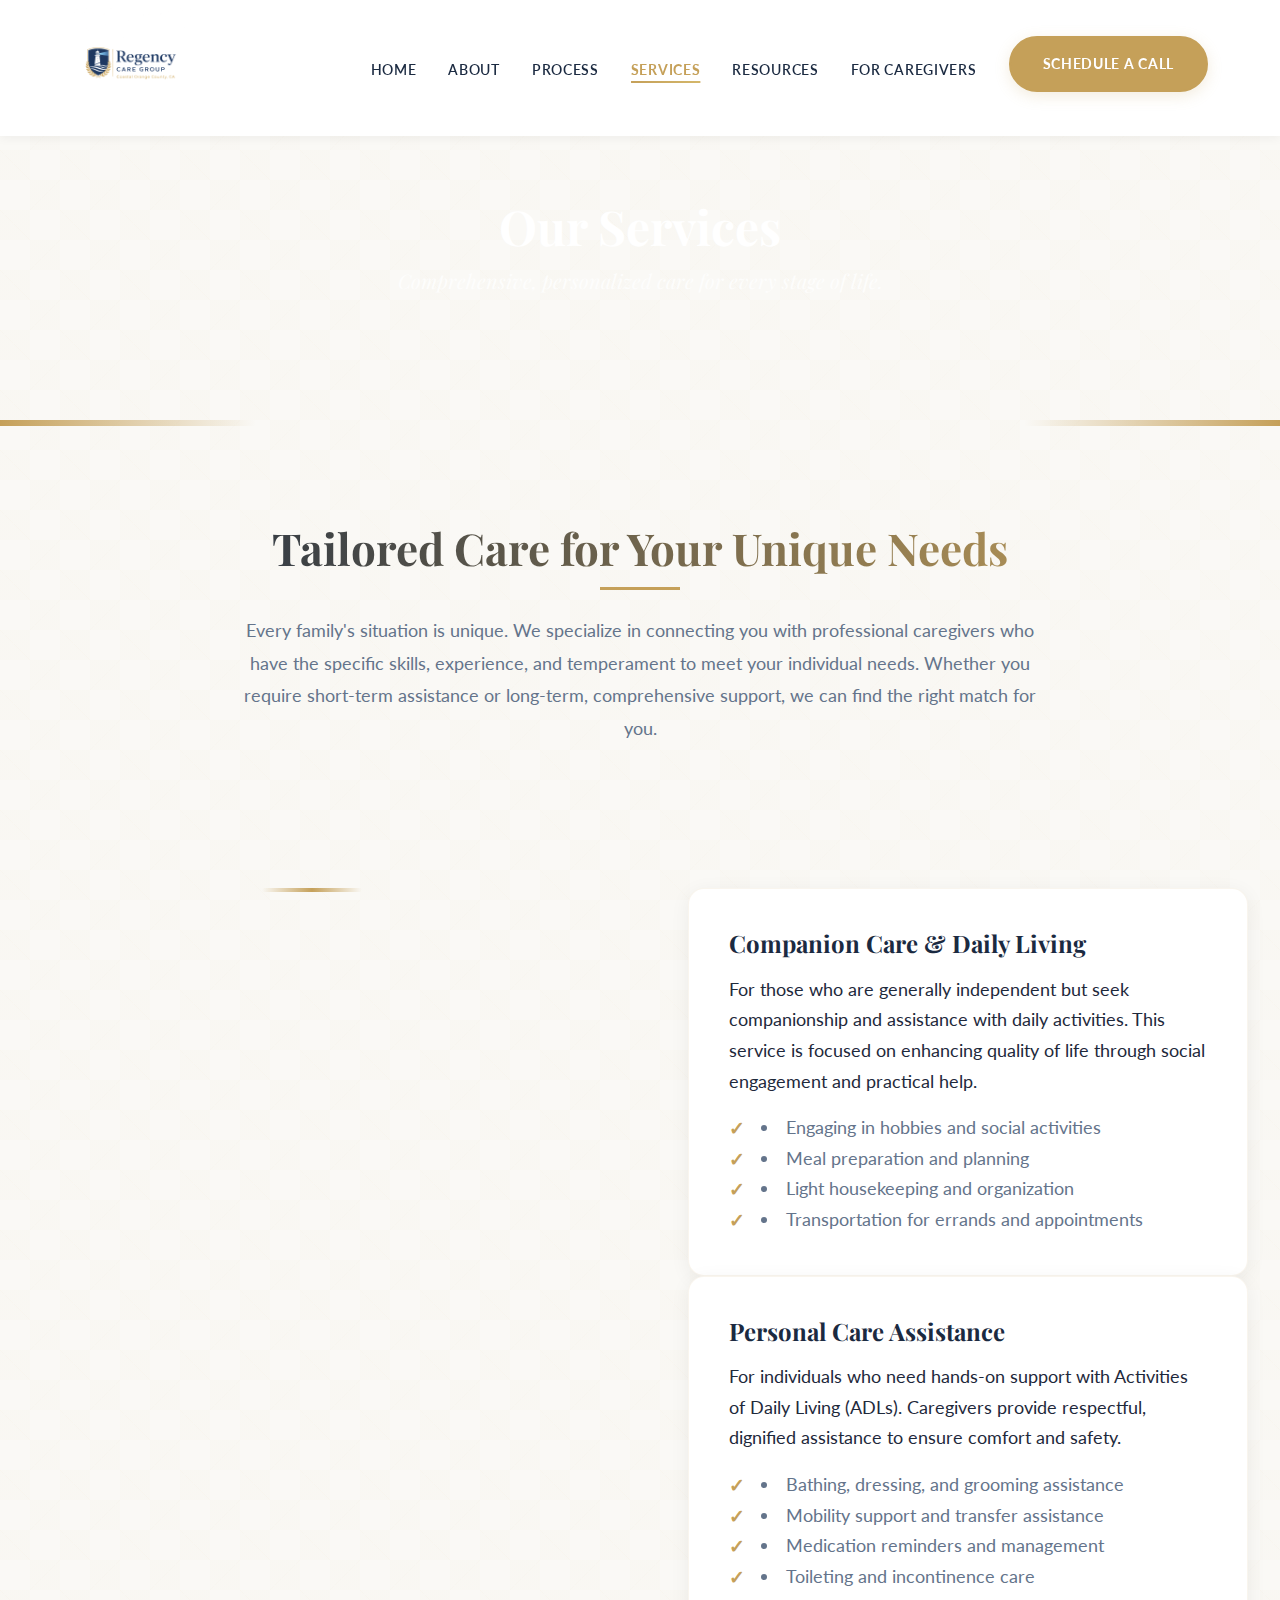
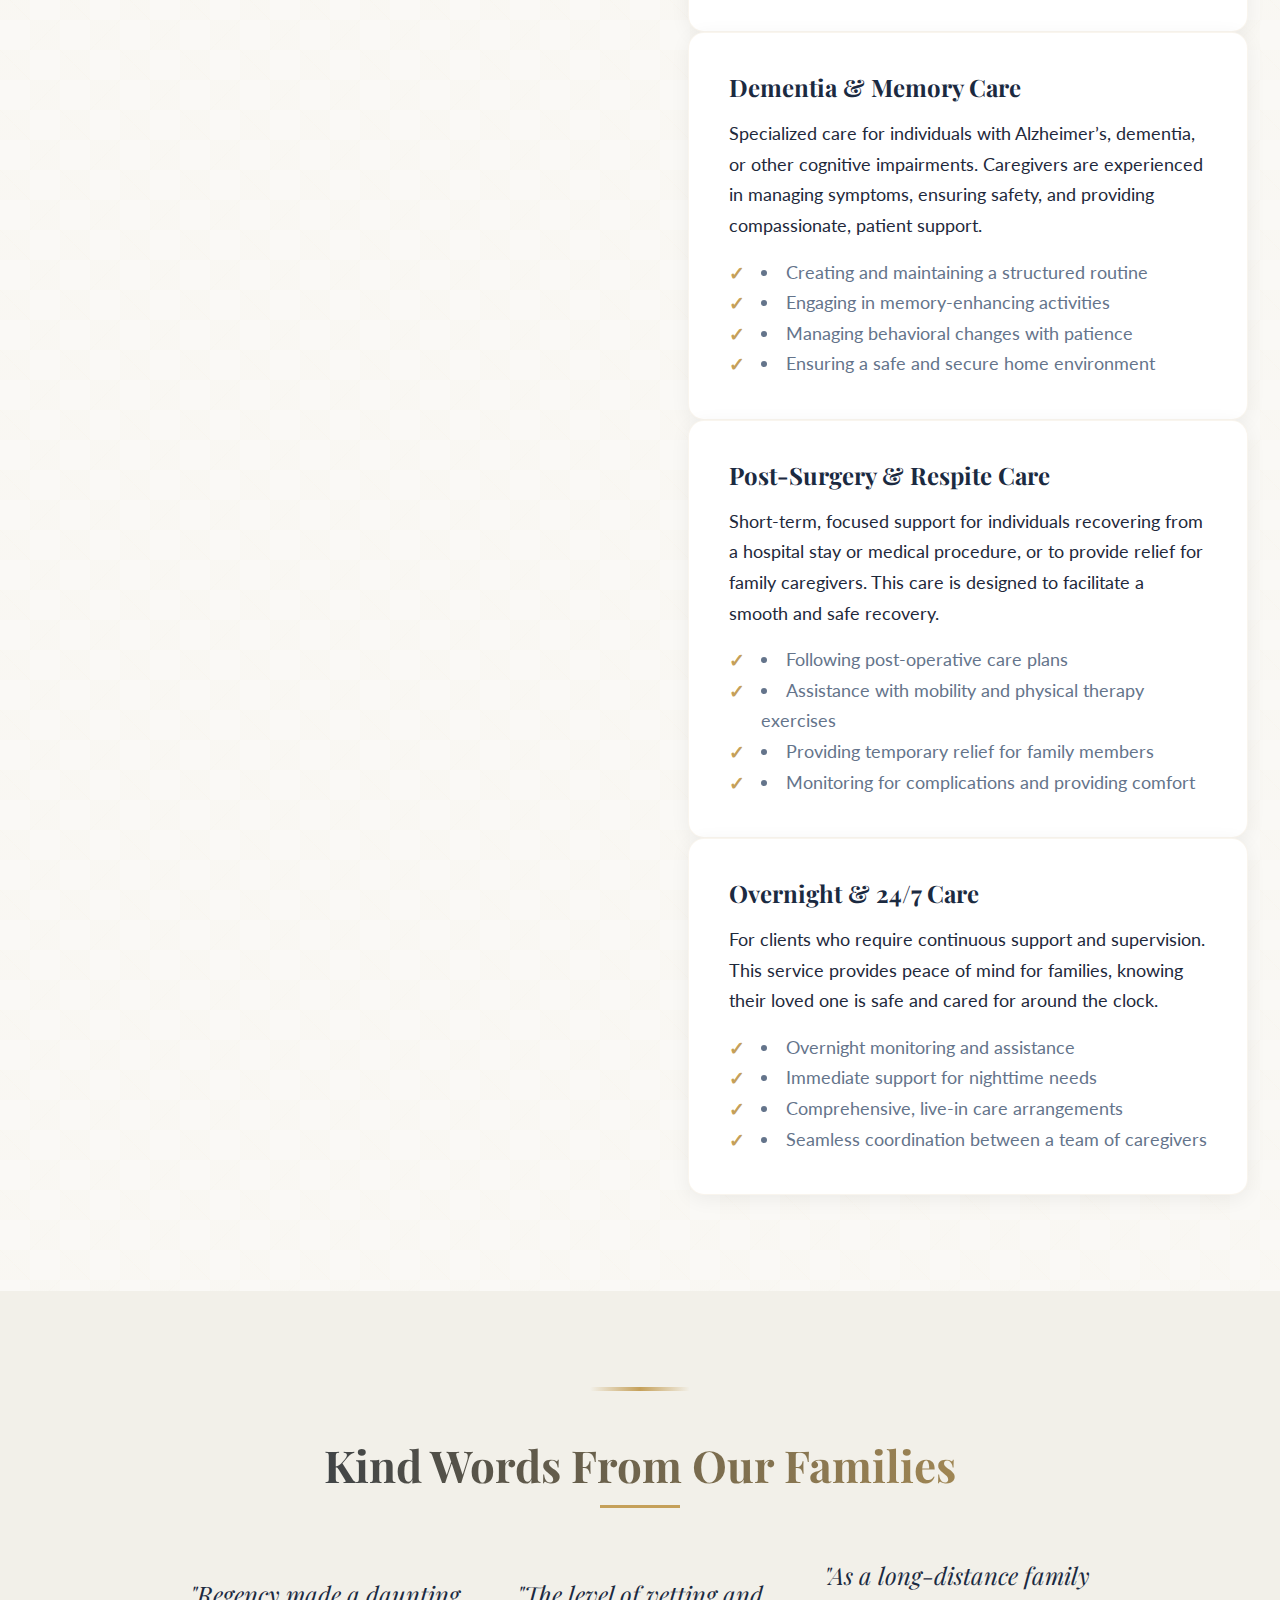
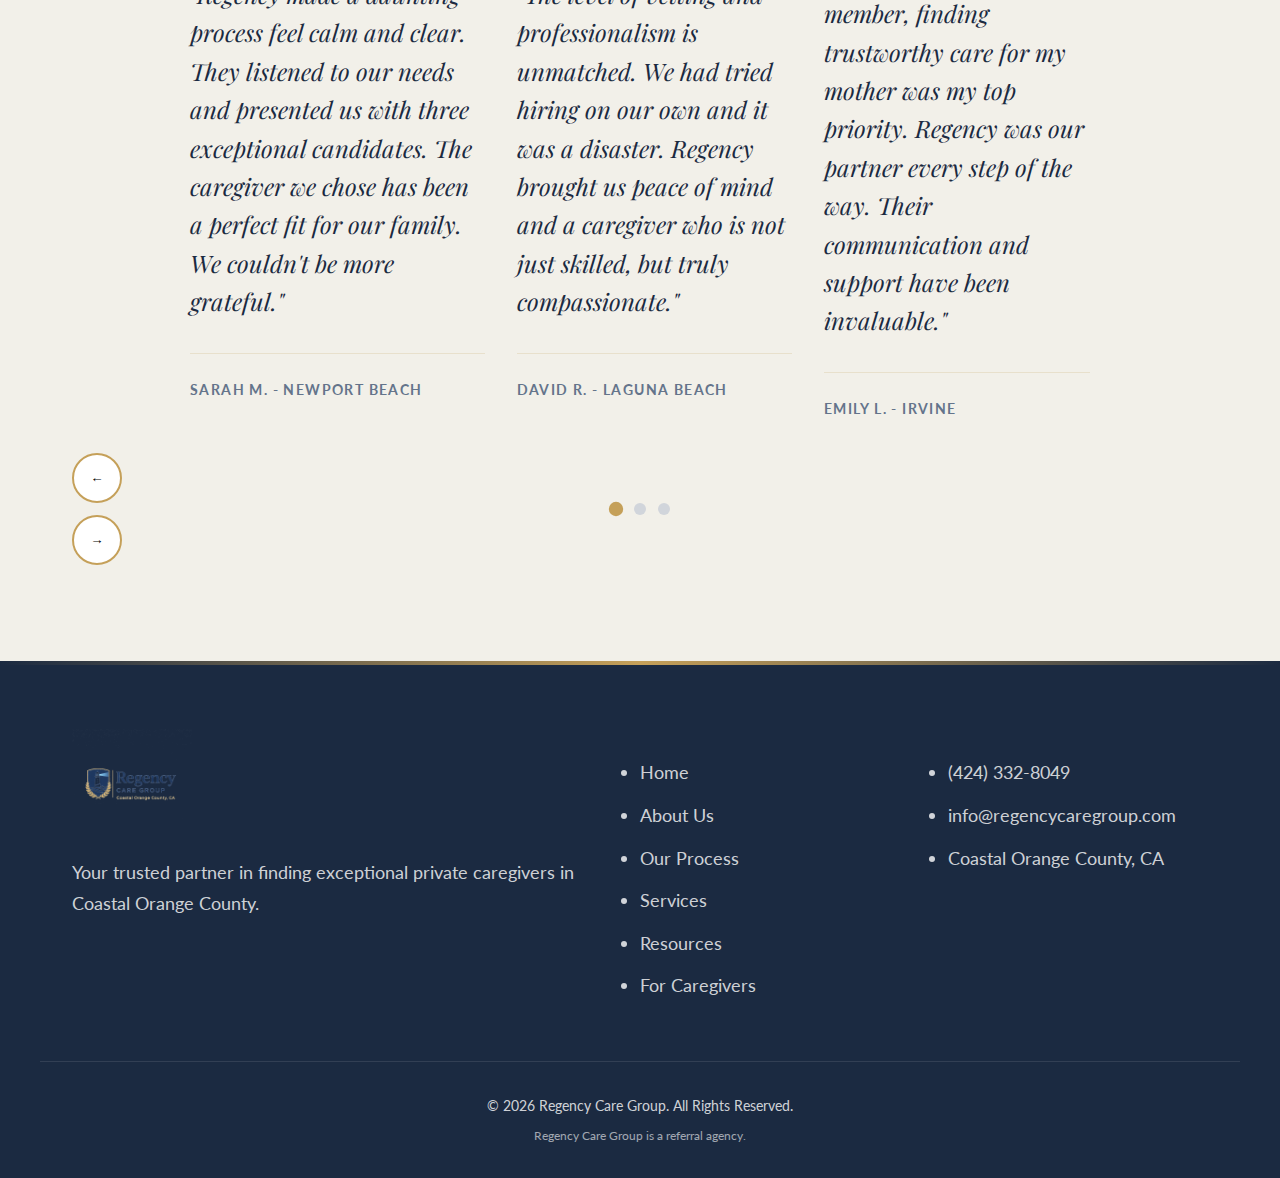
<file: services.html>
<!DOCTYPE html>
<html lang="en">
<head>
    <meta charset="UTF-8">
    <meta name="viewport" content="width=device-width, initial-scale=1.0, viewport-fit=cover">
    <meta name="theme-color" content="#1B2A41">
    <title>Our Services | Regency Care Group</title>
    <meta name="description" content="Discover the comprehensive in-home care services we refer, including companion care, dementia care, post-surgery support, and 24/7 care in Coastal Orange County.">
    <meta name="keywords" content="in-home care services, companion care, dementia care, post-surgery care, 24/7 care, Orange County">
    <meta name="author" content="Regency Care Group">
    
    <!-- Open Graph / Social Media -->
    <meta property="og:type" content="website">
    <meta property="og:title" content="Our Services | Regency Care Group">
    <meta property="og:description" content="Tailored caregiver referrals for a wide range of in-home care needs.">
    <meta property="og:image" content="logo.png">
    
    <!-- Mobile Optimization -->
    <meta name="mobile-web-app-capable" content="yes">
    <meta name="apple-mobile-web-app-capable" content="yes">
    <meta name="apple-mobile-web-app-status-bar-style" content="black-translucent">
    
    <!-- Google Fonts -->
    <link rel="preconnect" href="https://fonts.googleapis.com">
    <link rel="preconnect" href="https://fonts.gstatic.com" crossorigin>
    <link href="https://fonts.googleapis.com/css2?family=Lato:wght@300;400;700;900&family=Playfair+Display:ital,wght@0,400;0,500;0,600;0,700;0,800;1,400&display=swap" rel="stylesheet">
    
    <link rel="stylesheet" href="styles.css">
</head>
<body>
    <!-- Navigation -->
    <nav class="navbar" id="navbar">
        <div class="container nav-container">
            <a href="index.html" class="logo">
                <img src="logo.png" alt="Regency Care Group Logo" class="logo-img">
            </a>
            <button class="hamburger" id="hamburger" aria-label="Toggle navigation menu" aria-expanded="false">
                <span></span>
                <span></span>
                <span></span>
            </button>
            <ul class="nav-menu" id="navMenu">
                <li><a href="index.html" class="nav-link">HOME</a></li>
                <li><a href="about.html" class="nav-link">ABOUT</a></li>
                <li><a href="process.html" class="nav-link">PROCESS</a></li>
                <li><a href="services.html" class="nav-link active">SERVICES</a></li>
                <li><a href="resources.html" class="nav-link">RESOURCES</a></li>
                <li><a href="caregivers.html" class="nav-link">FOR CAREGIVERS</a></li>
                <li><a href="tel:4243328049" class="btn btn-primary">SCHEDULE A CALL</a></li>
            </ul>
        </div>
    </nav>

    <!-- Page Header -->
    <header class="page-header">
        <div class="container">
            <h1>Our Services</h1>
            <p>Comprehensive, personalized care for every stage of life.</p>
        </div>
    </header>

    <!-- Main Content -->
    <main>
        <section class="services-intro">
            <div class="container">
                <h2 class="section-title">Tailored Care for Your Unique Needs</h2>
                <p class="section-intro">Every family's situation is unique. We specialize in connecting you with professional caregivers who have the specific skills, experience, and temperament to meet your individual needs. Whether you require short-term assistance or long-term, comprehensive support, we can find the right match for you.</p>
            </div>
        </section>

        <section class="services-detailed-grid">
            <div class="container">
                <div class="service-item-card">
                    <h4>Companion Care & Daily Living</h4>
                    <p>For those who are generally independent but seek companionship and assistance with daily activities. This service is focused on enhancing quality of life through social engagement and practical help.</p>
                    <ul>
                        <li>Engaging in hobbies and social activities</li>
                        <li>Meal preparation and planning</li>
                        <li>Light housekeeping and organization</li>
                        <li>Transportation for errands and appointments</li>
                    </ul>
                </div>
                <div class="service-item-card">
                    <h4>Personal Care Assistance</h4>
                    <p>For individuals who need hands-on support with Activities of Daily Living (ADLs). Caregivers provide respectful, dignified assistance to ensure comfort and safety.</p>
                    <ul>
                        <li>Bathing, dressing, and grooming assistance</li>
                        <li>Mobility support and transfer assistance</li>
                        <li>Medication reminders and management</li>
                        <li>Toileting and incontinence care</li>
                    </ul>
                </div>
                <div class="service-item-card">
                    <h4>Dementia & Memory Care</h4>
                    <p>Specialized care for individuals with Alzheimer’s, dementia, or other cognitive impairments. Caregivers are experienced in managing symptoms, ensuring safety, and providing compassionate, patient support.</p>
                    <ul>
                        <li>Creating and maintaining a structured routine</li>
                        <li>Engaging in memory-enhancing activities</li>
                        <li>Managing behavioral changes with patience</li>
                        <li>Ensuring a safe and secure home environment</li>
                    </ul>
                </div>
                <div class="service-item-card">
                    <h4>Post-Surgery & Respite Care</h4>
                    <p>Short-term, focused support for individuals recovering from a hospital stay or medical procedure, or to provide relief for family caregivers. This care is designed to facilitate a smooth and safe recovery.</p>
                    <ul>
                        <li>Following post-operative care plans</li>
                        <li>Assistance with mobility and physical therapy exercises</li>
                        <li>Providing temporary relief for family members</li>
                        <li>Monitoring for complications and providing comfort</li>
                    </ul>
                </div>
                <div class="service-item-card">
                    <h4>Overnight & 24/7 Care</h4>
                    <p>For clients who require continuous support and supervision. This service provides peace of mind for families, knowing their loved one is safe and cared for around the clock.</p>
                    <ul>
                        <li>Overnight monitoring and assistance</li>
                        <li>Immediate support for nighttime needs</li>
                        <li>Comprehensive, live-in care arrangements</li>
                        <li>Seamless coordination between a team of caregivers</li>
                    </ul>
                </div>
            </div>
        </section>

        <!-- Testimonials Section -->
        <section class="testimonials">
            <div class="container">
                <h2 class="section-title">Kind Words From Our Families</h2>
                <div class="testimonial-carousel" id="testimonialCarousel">
                    <div class="testimonial-slide active">
                        <p class="testimonial-text">"Regency made a daunting process feel calm and clear. They listened to our needs and presented us with three exceptional candidates. The caregiver we chose has been a perfect fit for our family. We couldn't be more grateful."
                        </p>
                        <p class="testimonial-author">SARAH M. - Newport Beach</p>
                    </div>
                    <div class="testimonial-slide">
                        <p class="testimonial-text">"The level of vetting and professionalism is unmatched. We had tried hiring on our own and it was a disaster. Regency brought us peace of mind and a caregiver who is not just skilled, but truly compassionate."
                        </p>
                        <p class="testimonial-author">DAVID R. - Laguna Beach</p>
                    </div>
                    <div class="testimonial-slide">
                        <p class="testimonial-text">"As a long-distance family member, finding trustworthy care for my mother was my top priority. Regency was our partner every step of the way. Their communication and support have been invaluable."
                        </p>
                        <p class="testimonial-author">EMILY L. - Irvine</p>
                    </div>
                </div>
                <div class="carousel-controls">
                    <button id="prevBtn" class="carousel-btn">&larr;</button>
                    <div class="carousel-dots" id="carouselDots"></div>
                    <button id="nextBtn" class="carousel-btn">&rarr;</button>
                </div>
            </div>
        </section>
    </main>

    <!-- Footer -->
    <footer class="footer">
        <div class="container footer-container">
            <div class="footer-about">
                <img src="logo.png" alt="Regency Care Group Logo" class="footer-logo-img">
                <p>Your trusted partner in finding exceptional private caregivers in Coastal Orange County.</p>
            </div>
            <div class="footer-links">
                <h4>Quick Links</h4>
                <ul>
                    <li><a href="index.html">Home</a></li>
                    <li><a href="about.html">About Us</a></li>
                    <li><a href="process.html">Our Process</a></li>
                    <li><a href="services.html">Services</a></li>
                    <li><a href="resources.html">Resources</a></li>
                    <li><a href="caregivers.html">For Caregivers</a></li>
                </ul>
            </div>
            <div class="footer-contact">
                <h4>Contact Us</h4>
                <ul>
                    <li><a href="tel:4243328049">(424) 332-8049</a></li>
                    <li><a href="mailto:info@regencycaregroup.com">info@regencycaregroup.com</a></li>
                    <li>Coastal Orange County, CA</li>
                </ul>
            </div>
        </div>
        <div class="footer-bottom">
            <p>&copy; 2026 Regency Care Group. All Rights Reserved.</p>
            <p class="footer-disclaimer">Regency Care Group is a referral agency.</p>
        </div>
    </footer>

    <script src="script.js"></script>
</body>
</html>
</file>
<file: styles.css>
/* ===== CSS Variables ===== */
:root {
    --primary: #1B2A41;
    --secondary: #64748B;
    --accent: #C5A059;
    --cream: #FAF9F6;
    --sand: #F2F0E9;
    --surface: #ffffff;
    --text-dark: #1e293b;
    --text-light: #64748b;
}

/* ===== Reset & Base Styles ===== */
* {
    margin: 0;
    padding: 0;
    box-sizing: border-box;
}

html {
    scroll-behavior: smooth;
    font-size: 16px;
}

body {
    font-family: 'Lato', 'Helvetica', 'Arial', sans-serif;
    font-size: 1.125rem;
    line-height: 1.7;
    color: var(--text-dark);
    background-color: var(--cream);
    -webkit-font-smoothing: antialiased;
    -moz-osx-font-smoothing: grayscale;
}

/* Custom Scrollbar */
::-webkit-scrollbar {
    width: 10px;
}

::-webkit-scrollbar-track {
    background: var(--cream);
}

::-webkit-scrollbar-thumb {
    background: #D1D5DB;
    border-radius: 5px;
    border: 2px solid var(--cream);
}

::-webkit-scrollbar-thumb:hover {
    background: var(--accent);
}

/* Selection */
::selection {
    background: var(--accent);
    color: white;
}

/* ===== Typography ===== */
h1, h2, h3, h4, h5, h6 {
    font-family: 'Playfair Display', 'Georgia', serif;
    font-weight: 700;
    line-height: 1.2;
    color: var(--primary);
}

h1 {
    font-size: 3.5rem;
}

h2 {
    font-size: 2.75rem;
}

h3 {
    font-size: 2rem;
}

h4 {
    font-size: 1.5rem;
}

em {
    font-style: italic;
    color: var(--accent);
}

/* ===== Container ===== */
.container {
    max-width: 1200px;
    margin: 0 auto;
    padding: 0 2rem;
}

/* ===== Buttons ===== */
.btn {
    display: inline-block;
    padding: 0.875rem 2rem;
    font-family: 'Lato', sans-serif;
    font-size: 0.875rem;
    font-weight: 700;
    text-decoration: none;
    text-transform: uppercase;
    letter-spacing: 0.05em;
    border-radius: 50px;
    transition: all 0.3s ease;
    cursor: pointer;
    border: 2px solid transparent;
}

.btn-primary {
    background-color: var(--accent);
    color: white;
    border-color: var(--accent);
    box-shadow: 0 4px 15px rgba(197, 160, 89, 0.2);
}

.btn-primary:hover {
    background-color: #B39048;
    border-color: #B39048;
    transform: translateY(-3px);
    box-shadow: 0 12px 30px rgba(197, 160, 89, 0.4);
}

.btn-primary:active {
    transform: translateY(-1px);
    box-shadow: 0 6px 20px rgba(197, 160, 89, 0.3);
}

.btn-outline {
    background-color: transparent;
    color: var(--primary);
    border-color: var(--primary);
    box-shadow: 0 2px 10px rgba(27, 42, 65, 0.1);
}

.btn-outline:hover {
    background-color: var(--primary);
    color: white;
    transform: translateY(-2px);
    box-shadow: 0 8px 20px rgba(27, 42, 65, 0.2);
}

.btn-outline-light {
    background-color: rgba(255, 255, 255, 0.1);
    color: white;
    border-color: white;
    backdrop-filter: blur(10px);
    box-shadow: 0 4px 15px rgba(0, 0, 0, 0.2);
}

.btn-outline-light:hover {
    background-color: white;
    color: var(--primary);
    transform: translateY(-2px);
    box-shadow: 0 8px 25px rgba(0, 0, 0, 0.3);
}

.btn-lg {
    padding: 1.125rem 2.5rem;
    font-size: 1rem;
}

/* ===== Navigation ===== */
.navbar {
    position: fixed;
    top: 0;
    left: 0;
    right: 0;
    background-color: rgba(255, 255, 255, 0.98);
    backdrop-filter: blur(10px);
    box-shadow: 0 2px 10px rgba(0, 0, 0, 0.05);
    z-index: 1000;
    transition: all 0.3s ease;
}

.nav-container {
    display: flex;
    justify-content: space-between;
    align-items: center;
    padding: 0.5rem 2rem;
}

.logo {
    display: flex;
    align-items: center;
    gap: 0.75rem;
}

.logo-img {
    height: 120px;
    width: auto;
    transition: transform 0.3s ease;
}

.logo-img:hover {
    transform: scale(1.05);
}

.logo-text {
    font-family: 'Playfair Display', serif;
    font-size: 1.5rem;
    font-weight: 700;
    color: var(--primary);
    display: flex;
    flex-direction: column;
    line-height: 1;
}

.logo-subtitle {
    font-size: 0.625rem;
    font-family: 'Lato', sans-serif;
    font-weight: 400;
    letter-spacing: 0.15em;
    color: var(--accent);
}

.nav-menu {
    display: flex;
    list-style: none;
    align-items: center;
    gap: 2rem;
}

.nav-link {
    font-size: 0.875rem;
    font-weight: 600;
    letter-spacing: 0.05em;
    color: var(--primary);
    text-decoration: none;
    transition: color 0.3s ease;
}

.nav-link:hover {
    color: var(--accent);
}

.hamburger {
    display: none;
    flex-direction: column;
    gap: 5px;
    cursor: pointer;
}

.hamburger span {
    width: 25px;
    height: 3px;
    background-color: var(--primary);
    transition: all 0.3s ease;
}

/* ===== Hero Section ===== */
.hero {
    position: relative;
    min-height: 100vh;
    display: flex;
    flex-direction: column;
    justify-content: center;
    align-items: center;
    background-image: url('hero-bg.jpg');
    background-size: cover;
    background-position: center;
    background-attachment: fixed;
    padding: 10rem 0 8rem;
    margin-top: 70px;
}

.hero-team {
    background-image: url('team-photo.png');
    background-repeat: no-repeat;
    background-size: cover;
    background-position: center 30%;
}

.hero-overlay {
    position: absolute;
    top: 0;
    left: 0;
    right: 0;
    bottom: 0;
    background: linear-gradient(135deg, rgba(27, 42, 65, 0.85) 0%, rgba(27, 42, 65, 0.7) 100%);
}

.hero-content {
    position: relative;
    z-index: 2;
    text-align: center;
    max-width: 900px;
    animation: fadeInUp 1s ease-out;
}

.hero-title {
    color: white;
    font-size: 3.5rem;
    margin-bottom: 1.5rem;
    text-shadow: 0 2px 20px rgba(0, 0, 0, 0.3);
}

.hero-subtitle {
    color: rgba(255, 255, 255, 0.95);
    font-size: 1.25rem;
    margin-bottom: 2.5rem;
    line-height: 1.6;
}

.hero-buttons {
    display: flex;
    gap: 1.5rem;
    justify-content: center;
    margin-bottom: 3rem;
}

.hero-features {
    display: flex;
    gap: 1rem;
    justify-content: center;
    align-items: center;
    color: white;
    font-size: 0.875rem;
    font-weight: 600;
    letter-spacing: 0.1em;
    text-transform: uppercase;
}

.hero-badges {
    position: relative;
    z-index: 2;
    display: flex;
    justify-content: center;
    gap: 3rem;
    padding: 2rem;
    background-color: var(--primary);
    color: white;
}

.badge {
    display: flex;
    align-items: center;
    gap: 0.75rem;
    font-size: 0.875rem;
    font-weight: 600;
    letter-spacing: 0.05em;
    text-transform: uppercase;
}

.badge svg {
    color: var(--accent);
}

/* ===== About Section ===== */
.about {
    padding: 6rem 0;
    background-color: var(--cream);
}

.section-title {
    text-align: center;
    margin-bottom: 1.5rem;
    position: relative;
    padding-bottom: 1rem;
}

.section-title::after {
    content: '';
    position: absolute;
    bottom: 0;
    left: 50%;
    transform: translateX(-50%);
    width: 80px;
    height: 3px;
    background-color: var(--accent);
}

.section-intro {
    text-align: center;
    max-width: 800px;
    margin: 0 auto 4rem;
    color: var(--text-light);
    font-size: 1.125rem;
}

.subsection-title {
    text-align: center;
    margin-bottom: 1rem;
}

.subsection-subtitle {
    text-align: center;
    max-width: 700px;
    margin: 0 auto 3rem;
    color: var(--text-light);
}

.features-grid {
    display: grid;
    grid-template-columns: repeat(auto-fit, minmax(280px, 1fr));
    gap: 2rem;
    margin-bottom: 4rem;
}

.feature-card {
    background-color: white;
    padding: 2.5rem 2rem;
    border-radius: 16px;
    box-shadow: 0 4px 20px rgba(0, 0, 0, 0.06);
    transition: all 0.4s cubic-bezier(0.4, 0, 0.2, 1);
    border: 1px solid rgba(197, 160, 89, 0.1);
}

.feature-card:hover {
    transform: translateY(-8px);
    box-shadow: 0 20px 60px rgba(0, 0, 0, 0.15);
    border-color: rgba(197, 160, 89, 0.3);
}

.feature-card:hover .feature-icon {
    transform: scale(1.1);
    color: #B39048;
}

.feature-icon {
    color: var(--accent);
    margin-bottom: 1.5rem;
    transition: all 0.3s ease;
}

.feature-card h4 {
    margin-bottom: 1rem;
    color: var(--primary);
}

.feature-card p {
    color: var(--text-light);
    font-size: 1rem;
    line-height: 1.6;
}

.stat-badge {
    display: flex;
    flex-direction: column;
    align-items: center;
    gap: 0.5rem;
    padding: 2rem;
    background-color: white;
    border-radius: 12px;
    box-shadow: 0 10px 40px rgba(0, 0, 0, 0.08);
    max-width: 300px;
    margin: 0 auto;
}

.stat-number {
    font-family: 'Playfair Display', serif;
    font-size: 4rem;
    font-weight: 700;
    color: var(--accent);
    line-height: 1;
}

.stat-label {
    font-size: 0.875rem;
    font-weight: 600;
    letter-spacing: 0.1em;
    text-transform: uppercase;
    color: var(--text-light);
}

/* ===== Process Section ===== */
.process {
    padding: 6rem 0;
    background-color: var(--sand);
}

.process-container {
    display: grid;
    grid-template-columns: 1fr 1fr;
    gap: 4rem;
    align-items: center;
}

.process-image {
    position: relative;
    border-radius: 12px;
    overflow: hidden;
    box-shadow: 0 20px 60px rgba(0, 0, 0, 0.15);
}

.process-image img {
    width: 100%;
    height: auto;
    display: block;
}

.process-stat {
    position: absolute;
    bottom: 2rem;
    left: 2rem;
    background-color: white;
    padding: 1.5rem 2rem;
    border-radius: 8px;
    box-shadow: 0 10px 30px rgba(0, 0, 0, 0.2);
    display: flex;
    flex-direction: column;
    align-items: center;
}

.process-content .section-title {
    text-align: left;
}

.process-content .section-title::after {
    left: 0;
    transform: none;
}

.process-steps {
    margin: 2rem 0 2.5rem;
}

.process-step {
    display: flex;
    gap: 1.5rem;
    margin-bottom: 2rem;
}

.step-number {
    flex-shrink: 0;
    width: 50px;
    height: 50px;
    display: flex;
    align-items: center;
    justify-content: center;
    background-color: var(--accent);
    color: white;
    font-family: 'Playfair Display', serif;
    font-size: 1.5rem;
    font-weight: 700;
    border-radius: 50%;
}

.step-content h4 {
    margin-bottom: 0.5rem;
}

.step-content p {
    color: var(--text-light);
    font-size: 1rem;
}

/* ===== Services Section ===== */
.services {
    padding: 6rem 0;
    background-color: var(--cream);
}

.services-grid {
    display: grid;
    grid-template-columns: repeat(auto-fit, minmax(300px, 1fr));
    gap: 2rem;
    margin-top: 3rem;
}

.service-card {
    background-color: white;
    padding: 2.5rem 2rem;
    border-radius: 16px;
    box-shadow: 0 4px 20px rgba(0, 0, 0, 0.06);
    transition: all 0.4s cubic-bezier(0.4, 0, 0.2, 1);
    border: 1px solid rgba(197, 160, 89, 0.1);
}

.service-card:hover {
    transform: translateY(-8px);
    box-shadow: 0 20px 60px rgba(0, 0, 0, 0.15);
    border-color: rgba(197, 160, 89, 0.3);
}

.service-card:hover .service-icon {
    transform: scale(1.1);
    color: #B39048;
}

.service-icon {
    color: var(--accent);
    margin-bottom: 1.5rem;
    transition: all 0.3s ease;
}

.service-card h4 {
    margin-bottom: 1rem;
    color: var(--primary);
}

.service-card p {
    color: var(--text-light);
    font-size: 1rem;
    line-height: 1.6;
}

/* ===== Testimonials Section ===== */
.testimonials {
    padding: 6rem 0;
    background-color: var(--sand);
}

.testimonial-carousel {
    position: relative;
    max-width: 900px;
    margin: 3rem auto 2rem;
    display: flex;
    align-items: center;
    gap: 2rem;
}

.testimonial-container {
    flex: 1;
    background-color: white;
    padding: 4rem 3rem;
    border-radius: 12px;
    box-shadow: 0 10px 40px rgba(0, 0, 0, 0.08);
    text-align: center;
}

.testimonial-icon {
    color: var(--accent);
    margin-bottom: 1.5rem;
}

.testimonial-stars {
    color: var(--accent);
    font-size: 1.5rem;
    margin-bottom: 2rem;
}

.testimonial-text {
    font-family: 'Playfair Display', serif;
    font-size: 1.5rem;
    font-style: italic;
    color: var(--primary);
    margin-bottom: 2rem;
    line-height: 1.6;
}

.testimonial-author {
    font-size: 0.875rem;
    font-weight: 700;
    letter-spacing: 0.1em;
    text-transform: uppercase;
    color: var(--text-light);
}

.carousel-btn {
    flex-shrink: 0;
    width: 50px;
    height: 50px;
    display: flex;
    align-items: center;
    justify-content: center;
    background-color: white;
    border: 2px solid var(--accent);
    border-radius: 50%;
    cursor: pointer;
    transition: all 0.3s ease;
}

.carousel-btn:hover {
    background-color: var(--accent);
    color: white;
}

.carousel-btn svg {
    color: inherit;
}

.carousel-dots {
    display: flex;
    justify-content: center;
    gap: 0.75rem;
}

.dot {
    width: 12px;
    height: 12px;
    border-radius: 50%;
    background-color: #D1D5DB;
    cursor: pointer;
    transition: all 0.3s ease;
}

.dot.active {
    background-color: var(--accent);
    transform: scale(1.2);
}

/* ===== CTA Section ===== */
.cta {
    padding: 6rem 0;
    background-color: var(--primary);
    color: white;
    text-align: center;
}

.cta .section-title {
    color: white;
}

.cta .section-title::after {
    background-color: var(--accent);
}

.cta-text {
    max-width: 700px;
    margin: 0 auto 2.5rem;
    font-size: 1.125rem;
    color: rgba(255, 255, 255, 0.9);
}

.cta-buttons {
    display: flex;
    gap: 1.5rem;
    justify-content: center;
}

/* ===== Footer ===== */
.footer {
    background-color: var(--primary);
    color: rgba(255, 255, 255, 0.8);
    padding: 4rem 0 0;
}

.footer-container {
    display: grid;
    grid-template-columns: 2fr 1fr 1fr;
    gap: 3rem;
    padding-bottom: 3rem;
    border-bottom: 1px solid rgba(255, 255, 255, 0.1);
}

.footer-logo {
    display: flex;
    align-items: center;
    gap: 0.75rem;
    margin-bottom: 1.5rem;
}

.footer-logo-img {
    height: 120px;
    width: auto;
}

.footer-brand {
    font-family: 'Playfair Display', serif;
    font-size: 1.5rem;
    font-weight: 700;
    color: white;
}

.footer-desc {
    font-size: 1rem;
    line-height: 1.7;
}

.footer-col h4 {
    color: white;
    font-family: 'Lato', sans-serif;
    font-size: 0.875rem;
    font-weight: 700;
    letter-spacing: 0.1em;
    margin-bottom: 1.5rem;
}

.footer-links,
.footer-contact {
    list-style: none;
}

.footer-links li,
.footer-contact li {
    margin-bottom: 0.75rem;
}

.footer-links a,
.footer-contact a {
    color: rgba(255, 255, 255, 0.8) !important;
    text-decoration: none !important;
    transition: color 0.3s ease;
}

.footer-contact a:visited {
    color: rgba(255, 255, 255, 0.8) !important;
}

.footer-links a:hover,
.footer-contact a:hover {
    color: var(--accent);
}

.footer-bottom {
    padding: 2rem 0;
    text-align: center;
    font-size: 0.875rem;
}

.footer-disclaimer {
    margin-top: 0.5rem;
    font-size: 0.75rem;
    color: rgba(255, 255, 255, 0.6);
}

/* ===== Animations ===== */
@keyframes fadeInUp {
    from {
        opacity: 0;
        transform: translateY(30px);
    }
    to {
        opacity: 1;
        transform: translateY(0);
    }
}

.animate-on-scroll {
    opacity: 0;
    animation: fadeInUp 0.8s ease-out forwards;
}

/* ===== Responsive Design ===== */
@media (max-width: 968px) {
    .hamburger {
        display: flex;
        z-index: 1001;
    }
    
    .nav-menu {
        position: fixed;
        top: 80px;
        left: -100%;
        width: 100%;
        height: calc(100vh - 80px);
        flex-direction: column;
        background-color: white;
        padding: 2rem;
        box-shadow: 0 10px 30px rgba(0, 0, 0, 0.1);
        transition: left 0.4s cubic-bezier(0.4, 0, 0.2, 1);
        overflow-y: auto;
        z-index: 1000;
    }
    
    .nav-menu.active {
        left: 0;
    }
    
    .nav-link {
        padding: 1rem 0;
        font-size: 1.125rem;
        border-bottom: 1px solid var(--sand);
    }
    
    .nav-menu .btn {
        margin-top: 1rem;
        width: 100%;
        text-align: center;
        padding: 1.25rem 2rem;
        font-size: 1.125rem;
    }
    
    .process-container {
        grid-template-columns: 1fr;
    }
    
    .footer-container {
        grid-template-columns: 1fr;
    }
}

@media (max-width: 768px) {

  .hero {
    background-attachment: scroll; /* critical fix */
    background-size: cover;        /* keep full-bleed look */
    background-position: center center;
    min-height: 80vh;              /* reduce vertical size */
    padding: 6rem 0 4rem;          /* reduce padding */
  }

}

@media (max-width: 768px) {
    h1 {
        font-size: 2.5rem;
    }
    
    h2 {
        font-size: 2rem;
    }
    
    .hero-title {
        font-size: 2.5rem;
    }
    
    .hero-subtitle {
        font-size: 1.125rem;
    }
    
    .hero-buttons {
        flex-direction: column;
    }
    
    .hero-badges {
        flex-direction: column;
        gap: 1.5rem;
    }
    
    .features-grid,
    .services-grid {
        grid-template-columns: 1fr;
    }
    
    .testimonial-carousel {
        flex-direction: column;
    }
    
    .carousel-btn {
        position: absolute;
        top: 50%;
        transform: translateY(-50%);
    }
    
    .carousel-btn.prev {
        left: -60px;
    }
    
    .carousel-btn.next {
        right: -60px;
    }
    
    .cta-buttons {
        flex-direction: column;
    }
}

@media (max-width: 480px) {
    .container {
        padding: 0 1rem;
    }
    
    .hero-title {
        font-size: 2rem;
    }
    
    .testimonial-text {
        font-size: 1.25rem;
    }
    
    .carousel-btn.prev {
        left: 0;
        top: auto;
        bottom: -70px;
    }
    
    .carousel-btn.next {
        right: 0;
        top: auto;
        bottom: -70px;
    }
}

/* ===== Founder Section ===== */
.founder-section {
    display: grid;
    grid-template-columns: 300px 1fr;
    gap: 3rem;
    align-items: center;
    margin-top: 5rem;
    padding: 3rem;
    background-color: white;
    border-radius: 12px;
    box-shadow: 0 10px 40px rgba(0, 0, 0, 0.08);
}

.founder-image {
    position: relative;
}

.founder-image img {
    width: 100%;
    height: auto;
    border-radius: 12px;
    box-shadow: 0 10px 30px rgba(0, 0, 0, 0.15);
}

.founder-content h3 {
    font-size: 2rem;
    color: var(--primary);
    margin-bottom: 1.5rem;
}

.founder-content p {
    font-size: 1.125rem;
    line-height: 1.7;
    color: var(--text-light);
}

@media (max-width: 768px) {
    .founder-section {
        grid-template-columns: 1fr;
        gap: 2rem;
    }
    
    .founder-image {
        max-width: 300px;
        margin: 0 auto;
    }
}


@media (max-width: 768px) {
    /* Typography adjustments */
    h1 {
        font-size: 2.5rem;
    }
    
    h2 {
        font-size: 2rem;
    }
    
    h3 {
        font-size: 1.5rem;
    }
    
    .hero-title {
        font-size: 2.25rem;
    }
    
    .hero-subtitle {
        font-size: 1.125rem;
    }
    
    /* Container padding */
    .container {
        padding: 0 1.5rem;
    }
    
    /* Section padding */
    section {
        padding: 4rem 0 !important;
    }
    
    /* Logo size on mobile */
    .logo-img {
        height: 130px;
    }
    
    /* Hero buttons */
    .hero-buttons {
        flex-direction: column;
        gap: 1rem;
        width: 100%;
    }
    
    .hero-buttons .btn {
        width: 100%;
        padding: 1.25rem 2rem;
    }
    
    /* Trust badges */
    .trust-badges {
        flex-direction: column;
        gap: 1rem;
    }
    
    .trust-badge {
        padding: 1.25rem 1.5rem;
    }
    
    /* Feature and service grids */
    .features-grid,
    .services-grid {
        grid-template-columns: 1fr;
        gap: 1.5rem;
    }
    
    /* Process steps */
    .process-steps {
        gap: 2rem;
    }
    
    .process-step {
        padding: 2rem 1.5rem;
    }
    
    /* Testimonial carousel */
    .testimonial-carousel {
        padding: 0 1rem;
    }
    
    .testimonial-text {
        font-size: 1.125rem;
    }
    
    .carousel-btn {
        width: 40px;
        height: 40px;
    }
    
    /* CTA buttons */
    .cta-buttons {
        flex-direction: column;
        gap: 1rem;
    }
    
    .cta-buttons .btn {
        width: 100%;
    }
    
    /* Footer */
    .footer-logo-img {
        height: 50px;
    }
    
    /* Stat badge */
    .stat-badge {
        padding: 2rem 2.5rem;
    }
    
    .stat-number {
        font-size: 3rem;
    }
}

@media (max-width: 480px) {
    /* Extra small screens */
    h1 {
        font-size: 2rem;
    }
    
    .hero-title {
        font-size: 1.875rem;
    }
    
    .container {
        padding: 0 1rem;
    }
    
    .logo-img {
        height: 110px;
    }
    
    .btn {
        padding: 1rem 1.5rem;
        font-size: 0.875rem;
    }
    
    .feature-card,
    .service-card {
        padding: 2rem 1.5rem;
    }
    
    .testimonial-text {
        font-size: 1rem;
    }
}

/* Touch device optimizations */
@media (hover: none) and (pointer: coarse) {
    /* Larger touch targets */
    .btn {
        min-height: 48px;
        padding: 1rem 2rem;
    }
    
    .nav-link {
        min-height: 48px;
        display: flex;
        align-items: center;
    }
    
    .carousel-btn {
        min-width: 48px;
        min-height: 48px;
    }
    
    /* Remove hover effects on touch devices */
    .feature-card:hover,
    .service-card:hover {
        transform: none;
    }
    
    /* Tap highlight color */
    * {
        -webkit-tap-highlight-color: rgba(197, 160, 89, 0.2);
    }
}

/* Accessibility improvements */
@media (prefers-reduced-motion: reduce) {
    *,
    *::before,
    *::after {
        animation-duration: 0.01ms !important;
        animation-iteration-count: 1 !important;
        transition-duration: 0.01ms !important;
        scroll-behavior: auto !important;
    }
}

/* High contrast mode support */
@media (prefers-contrast: high) {
    .btn-outline,
    .btn-outline-light {
        border-width: 3px;
    }
    
    .feature-card,
    .service-card {
        border-width: 2px;
    }
}

/* Focus visible for keyboard navigation */
.btn:focus-visible,
.nav-link:focus-visible,
a:focus-visible {
    outline: 3px solid var(--accent);
    outline-offset: 3px;
}


/* ===== Multi-Page Specific Styles ===== */

/* Active Nav Link */
.nav-link.active {
    color: var(--accent);
    font-weight: 700;
    position: relative;
}

.nav-link.active::after {
    content: 
    position: absolute;
    bottom: -5px;
    left: 50%;
    transform: translateX(-50%);
    width: 80%;
    height: 2px;
    background-color: var(--accent);
}

/* Trust Bar */
.trust-bar {
    background-color: var(--sand);
    padding: 1.5rem 0;
}

.trust-bar-container {
    display: flex;
    justify-content: space-around;
    align-items: center;
    flex-wrap: wrap;
    gap: 1.5rem;
}

.trust-item {
    display: flex;
    align-items: center;
    gap: 0.75rem;
    font-weight: 700;
    color: var(--primary);
    font-size: 0.875rem;
    letter-spacing: 0.5px;
    text-transform: uppercase;
}

/* Intro Section */
.intro-section {
    padding: 6rem 0;
    background-color: var(--cream);
}

.intro-content {
    display: grid;
    grid-template-columns: 1fr 1fr;
    gap: 4rem;
    align-items: center;
}

.intro-image img {
    width: 100%;
    height: auto;
    border-radius: 16px;
    box-shadow: 0 20px 60px rgba(0,0,0,0.15);
}

.intro-text .btn {
    margin-top: 2rem;
}

/* Differentiators Section */
.differentiators {
    padding: 6rem 0;
    background-color: white;
}

/* CTA Section */
.cta-section {
    background-color: var(--primary);
    color: white;
    padding: 5rem 0;
    text-align: center;
}

.cta-container h2 {
    color: white;
    margin-bottom: 1rem;
}

.cta-container p {
    max-width: 600px;
    margin: 0 auto 2rem;
    color: rgba(255,255,255,0.9);
}

/* Responsive adjustments for new sections */
@media (max-width: 968px) {
    .intro-content {
        grid-template-columns: 1fr;
    }
    .intro-image {
        order: -1; /* Move image to top on mobile */
    }
}

@media (max-width: 768px) {
    .trust-bar-container {
        flex-direction: column;
        gap: 1rem;
    }
}


/* ===== Page Header ===== */
.page-header {
    margin-top: 70px;
    padding-top: 8rem;
    color: white;
    padding-bottom: 8rem;
    text-align: center;
    position: relative;
    background-size: cover;
    background-position: center;
}

.page-header h1 {
    color: white;
    font-size: 3rem;
    margin-bottom: 0.5rem;
}

.page-header p {
    font-size: 1.25rem;
    color: rgba(255,255,255,0.8);
    font-family: 'Playfair Display', serif;
    font-style: italic;
}

/* ===== About Page Styles ===== */
.about-main {
    padding: 6rem 0;
}

.about-content-grid {
    display: grid;
    grid-template-columns: 1fr 1fr;
    gap: 4rem;
    align-items: center;
}

.about-image-content img {
    width: 100%;
    border-radius: 16px;
    box-shadow: 0 20px 60px rgba(0,0,0,0.1);
}

.founder-story {
    padding: 6rem 0;
    background-color: var(--sand);
}

.founder-content-flex {
    display: flex;
    gap: 3rem;
    align-items: center;
}

.founder-quote {
    flex-basis: 40%;
}

.founder-quote blockquote {
    font-size: 1.5rem;
    font-family: 'Playfair Display', serif;
    font-style: italic;
    line-height: 1.6;
    color: var(--primary);
    border-left: 4px solid var(--accent);
    padding-left: 2rem;
    margin: 0;
}

.founder-narrative {
    flex-basis: 60%;
}

.our-values {
    padding: 6rem 0;
}

/* ===== Process Page Styles ===== */
.process-intro {
    padding: 6rem 0 3rem;
}

.process-detailed-steps {
    padding: 3rem 0 6rem;
}

.process-step-item {
    display: flex;
    gap: 3rem;
    align-items: center;
    margin-bottom: 5rem;
}

.process-step-item.reverse {
    flex-direction: row-reverse;
}

.step-number-large {
    font-size: 8rem;
    font-weight: 900;
    color: var(--sand);
    line-height: 1;
}

.step-text-content h3 {
    margin-bottom: 1rem;
}

.step-text-content ul {
    list-style-position: inside;
    margin-top: 1rem;
}

/* ===== Services Page Styles ===== */
.services-intro {
    padding: 6rem 0 3rem;
}

.services-detailed-grid {
    padding: 3rem 0 6rem;
    display: grid;
    grid-template-columns: repeat(auto-fit, minmax(320px, 1fr));
    gap: 2rem;
}

.service-item-card {
    background-color: white;
    padding: 2.5rem;
    border-radius: 16px;
    box-shadow: 0 4px 20px rgba(0,0,0,0.06);
    border: 1px solid rgba(197, 160, 89, 0.1);
}

.service-item-card h4 {
    margin-bottom: 1rem;
}

.service-item-card ul {
    list-style-position: inside;
    margin-top: 1rem;
    color: var(--text-light);
}

/* Responsive adjustments for multi-page layouts */
@media (max-width: 968px) {
    .about-content-grid, .founder-content-flex, .process-step-item, .process-step-item.reverse {
        grid-template-columns: 1fr;
        flex-direction: column;
        text-align: center;
    }

    .founder-quote blockquote {
        border-left: none;
        border-top: 4px solid var(--accent);
        padding-left: 0;
        padding-top: 2rem;
        text-align: center;
    }

    .step-number-large {
        font-size: 6rem;
    }
}


/* ===== Resources Page Styles ===== */
.resources-content {
    padding: 6rem 0;
}

.faq-container {
    max-width: 800px;
    margin: 0 auto 5rem;
}

.faq-item {
    border-bottom: 1px solid #eee;
}

.faq-question {
    width: 100%;
    background: none;
    border: none;
    text-align: left;
    padding: 1.5rem 0;
    font-size: 1.125rem;
    font-weight: 700;
    color: var(--primary);
    display: flex;
    justify-content: space-between;
    align-items: center;
    cursor: pointer;
}

.faq-icon {
    font-size: 1.5rem;
    font-weight: 300;
    transition: transform 0.3s ease;
}

.faq-question[aria-expanded="true"] .faq-icon {
    transform: rotate(45deg);
}

.faq-answer {
    max-height: 0;
    overflow: hidden;
    transition: max-height 0.5s ease, padding 0.5s ease;
}

.faq-answer p {
    padding: 0 1rem 1.5rem;
    margin: 0;
}

.guides-grid {
    display: grid;
    grid-template-columns: repeat(auto-fit, minmax(300px, 1fr));
    gap: 2rem;
}

.guide-card {
    background-color: white;
    padding: 2rem;
    border-radius: 16px;
    box-shadow: 0 4px 20px rgba(0,0,0,0.06);
    display: flex;
    flex-direction: column;
}

.guide-card h4 {
    margin-bottom: 1rem;
}

.guide-card .read-more {
    margin-top: auto;
    font-weight: 700;
    color: var(--accent);
    text-decoration: none;
}

/* ===== Caregivers Page Styles ===== */
.caregivers-intro, .caregivers-benefits, .caregivers-requirements {
    padding: 6rem 0;
}

.caregivers-benefits {
    background-color: var(--sand);
}

.requirements-list {
    list-style-type: none;
    padding-left: 0;
    max-width: 800px;
    margin: 2rem auto 0;
}

.requirements-list li {
    position: relative;
    padding-left: 2rem;
    margin-bottom: 1rem;
    font-size: 1.125rem;
}

.requirements-list li::before {
    content: 
    position: absolute;
    left: 0;
    top: 5px;
    width: 12px;
    height: 12px;
    background-color: var(--accent);
    border-radius: 50%;
}


/* ===== Home Page Refinements ===== */
.trust-badges {
    background-color: #f8f9fa;
    padding: 1.5rem 0;
    text-align: center;
}

.trust-badges .container {
    display: flex;
    flex-wrap: wrap;
    justify-content: center;
    gap: 1.5rem;
}

.badge-item {
    font-size: 0.875rem;
    font-weight: 700;
    color: var(--secondary);
    opacity: 0.8;
}

.problem-section {
    padding: 6rem 0;
    background-color: white;
}

.problem-columns {
    display: grid;
    grid-template-columns: 1fr 1fr;
    gap: 4rem;
    margin: 3rem 0;
    text-align: center;
}

.problem-col h3 {
    color: var(--primary);
}

.solution-text {
    text-align: center;
    font-size: 1.25rem;
    font-weight: 500;
    max-width: 800px;
    margin: 3rem auto 0;
}

.pillars-section {
    padding: 6rem 0;
    background-color: var(--sand);
}

.pillars-section .container {
    display: grid;
    grid-template-columns: repeat(auto-fit, minmax(250px, 1fr));
    gap: 3rem;
}

.pillar-item h3 {
    color: var(--primary);
    margin-bottom: 1rem;
}

.difference-section {
    padding: 6rem 0;
    text-align: center;
}

.who-we-help-section {
    padding: 6rem 0;
    background-color: var(--sand);
}

.who-we-help-section ul {
    list-style-type: none;
    padding: 0;
    display: grid;
    grid-template-columns: 1fr 1fr;
    gap: 1rem 2rem;
    max-width: 900px;
    margin: 2rem auto 0;
}

.who-we-help-section li {
    position: relative;
    padding-left: 2rem;
}

.who-we-help-section li::before {
    content: '✓';
    position: absolute;
    left: 0;
    color: var(--accent);
    font-weight: 900;
}

.services-snapshot-section {
    padding: 6rem 0;
    text-align: center;
}

.services-snapshot-section ul {
    list-style-type: none;
    padding: 0;
    margin: 2rem auto 3rem;
    display: flex;
    flex-wrap: wrap;
    justify-content: center;
    gap: 1rem 2rem;
}

.testimonials-section {
    padding: 6rem 0;
    background-color: var(--sand);
}

.testimonial-grid {
    display: grid;
    grid-template-columns: repeat(auto-fit, minmax(300px, 1fr));
    gap: 2rem;
    margin-top: 3rem;
}

.testimonial-item {
    background-color: white;
    padding: 2rem;
    border-radius: 16px;
    font-style: italic;
}

.referrers-section {
    padding: 6rem 0;
    text-align: center;
}

.referrers-section p {
    max-width: 800px;
    margin: 1rem auto 2rem;
}

.contact-line {
    margin-top: 1rem;
    font-size: 0.9rem;
}


/* ===== About Page Refinements ===== */
.mission-section {
    padding: 6rem 0;
    text-align: center;
}

.philosophy-section {
    padding: 6rem 0;
    background-color: var(--sand);
    text-align: center;
}

.philosophy-section ul {
    list-style-type: none;
    padding: 0;
    display: flex;
    flex-wrap: wrap;
    justify-content: center;
    gap: 1rem 2rem;
    margin-top: 2rem;
}

.founder-section-about {
    padding: 6rem 0;
}

.founder-container-about {
    display: grid;
    grid-template-columns: 1fr 2fr;
    align-items: center;
    gap: 4rem;
}

.founder-image-about img {
    width: 100%;
    border-radius: 16px;
}

.founder-name {
    font-weight: 700;
    margin-top: -1rem;
    margin-bottom: 1rem;
}

.values-section {
    padding: 6rem 0;
    background-color: var(--sand);
}

.values-grid {
    display: grid;
    grid-template-columns: repeat(auto-fit, minmax(250px, 1fr));
    gap: 3rem;
    margin-top: 3rem;
}

.value-item h4 {
    color: var(--primary);
    margin-bottom: 1rem;
}

.boutique-section, .expect-section {
    padding: 6rem 0;
    text-align: center;
}

.expect-section ul {
    list-style-type: none;
    padding: 0;
    max-width: 600px;
    margin: 2rem auto 0;
    text-align: left;
}

.expect-section li {
    position: relative;
    padding-left: 2rem;
    margin-bottom: 1rem;
}

.expect-section li::before {
    content: '✓';
    position: absolute;
    left: 0;
    color: var(--accent);
    font-weight: 900;
}

/* ===== Process Page Refinements ===== */
.process-intro {
    padding: 4rem 0;
    text-align: center;
}

.process-steps-detailed {
    padding: 4rem 0;
}

.process-step-detailed {
    display: flex;
    gap: 3rem;
    margin-bottom: 5rem;
    align-items: flex-start;
}

.process-step-detailed .step-number {
    font-size: 4rem;
    font-weight: 900;
    color: var(--accent);
    line-height: 1;
}

.process-step-detailed .step-content h3 {
    color: var(--primary);
    margin-bottom: 1rem;
}

.process-step-detailed .step-content ul {
    list-style-type: disc;
    padding-left: 1.5rem;
    margin: 1rem 0;
}


/* ===== Services Page Refinements ===== */
.services-overview {
    padding: 4rem 0;
    text-align: center;
}

.services-grid-detailed {
    padding: 4rem 0;
    display: grid;
    grid-template-columns: repeat(auto-fit, minmax(320px, 1fr));
    gap: 3rem;
}

.service-item-detailed {
    background-color: var(--sand);
    padding: 2.5rem;
    border-radius: 16px;
}

.service-item-detailed h3 {
    color: var(--primary);
    margin-bottom: 1rem;
}

/* ===== Resources Page Refinements (FAQ) ===== */
.faq-section {
    padding: 6rem 0;
    max-width: 900px;
    margin: 0 auto;
}

.faq-item {
    border-bottom: 1px solid #e0e0e0;
}

.faq-question {
    width: 100%;
    background: none;
    border: none;
    text-align: left;
    font-size: 1.25rem;
    font-weight: 700;
    padding: 1.5rem 0;
    cursor: pointer;
    display: flex;
    justify-content: space-between;
    align-items: center;
}

.faq-answer {
    max-height: 0;
    overflow: hidden;
    transition: max-height 0.3s ease-in-out;
}

.faq-answer p {
    padding-bottom: 1.5rem;
}

.faq-item.active .faq-answer {
    max-height: 300px; /* Adjust as needed */
}


/* ===== For Caregivers Page Refinements ===== */
.caregivers-intro {
    padding: 4rem 0;
    text-align: center;
}

.why-join-section {
    padding: 6rem 0;
    background-color: var(--sand);
}

.why-join-grid {
    display: grid;
    grid-template-columns: repeat(auto-fit, minmax(300px, 1fr));
    gap: 3rem;
    margin-top: 3rem;
}

.why-join-item h4 {
    color: var(--primary);
    margin-bottom: 1rem;
}

.requirements-section {
    padding: 6rem 0;
    text-align: center;
}

.requirements-section ul {
    list-style-type: none;
    padding: 0;
    max-width: 600px;
    margin: 2rem auto 0;
    text-align: left;
}

.requirements-section li {
    position: relative;
    padding-left: 2rem;
    margin-bottom: 1rem;
}

.requirements-section li::before {
    content: '✓';
    position: absolute;
    left: 0;
    color: var(--accent);
    font-weight: 900;
}


/* ===== Enhanced Design Elements ===== */

/* Decorative Lines */
.decorative-line {
    width: 60px;
    height: 4px;
    background: linear-gradient(90deg, var(--accent), var(--primary));
    margin: 0 auto 2rem;
    border-radius: 2px;
}

/* Enhanced Section Backgrounds */
.section-bg-pattern {
    position: relative;
    overflow: hidden;
}

.section-bg-pattern::before {
    content: '';
    position: absolute;
    top: 0;
    left: 0;
    right: 0;
    bottom: 0;
    background-image: 
        radial-gradient(circle at 20% 50%, rgba(197, 160, 89, 0.03) 0%, transparent 50%),
        radial-gradient(circle at 80% 80%, rgba(27, 42, 65, 0.03) 0%, transparent 50%);
    pointer-events: none;
}

/* Floating Animation for Cards */
@keyframes float {
    0%, 100% { transform: translateY(0px); }
    50% { transform: translateY(-10px); }
}

.float-animation {
    animation: float 6s ease-in-out infinite;
}

/* Gradient Text Effect */
.gradient-text {
    background: linear-gradient(135deg, var(--primary) 0%, var(--accent) 100%);
    -webkit-background-clip: text;
    -webkit-text-fill-color: transparent;
    background-clip: text;
}

/* Enhanced Quote Styling */
blockquote {
    position: relative;
    padding: 2rem 3rem;
    margin: 3rem 0;
    background-color: var(--sand);
    border-left: 5px solid var(--accent);
    font-style: italic;
    font-size: 1.25rem;
    line-height: 1.8;
}

blockquote::before {
    content: '"';
    position: absolute;
    top: -10px;
    left: 20px;
    font-size: 5rem;
    color: var(--accent);
    opacity: 0.3;
    font-family: 'Playfair Display', serif;
}

/* Icon Boxes with Hover Effects */
.icon-box {
    position: relative;
    padding: 3rem 2rem;
    background: white;
    border-radius: 16px;
    box-shadow: 0 10px 40px rgba(0, 0, 0, 0.08);
    transition: all 0.4s cubic-bezier(0.4, 0, 0.2, 1);
    overflow: hidden;
}

.icon-box::before {
    content: '';
    position: absolute;
    top: 0;
    left: 0;
    width: 100%;
    height: 4px;
    background: linear-gradient(90deg, var(--accent), var(--primary));
    transform: scaleX(0);
    transform-origin: left;
    transition: transform 0.4s ease;
}

.icon-box:hover::before {
    transform: scaleX(1);
}

.icon-box:hover {
    transform: translateY(-10px);
    box-shadow: 0 20px 60px rgba(0, 0, 0, 0.15);
}

/* Number Badges */
.number-badge {
    display: inline-flex;
    align-items: center;
    justify-content: center;
    width: 60px;
    height: 60px;
    background: linear-gradient(135deg, var(--accent) 0%, #B39048 100%);
    color: white;
    font-size: 1.75rem;
    font-weight: 900;
    border-radius: 50%;
    box-shadow: 0 8px 20px rgba(197, 160, 89, 0.3);
    margin-bottom: 1.5rem;
}

/* Divider with Icon */
.section-divider {
    display: flex;
    align-items: center;
    text-align: center;
    margin: 5rem 0;
}

.section-divider::before,
.section-divider::after {
    content: '';
    flex: 1;
    border-bottom: 2px solid rgba(197, 160, 89, 0.2);
}

.section-divider::before {
    margin-right: 1rem;
}

.section-divider::after {
    margin-left: 1rem;
}

.section-divider-icon {
    color: var(--accent);
    font-size: 1.5rem;
}

/* Accent Highlight Boxes */
.highlight-box {
    background: linear-gradient(135deg, rgba(197, 160, 89, 0.1) 0%, rgba(27, 42, 65, 0.05) 100%);
    border-left: 4px solid var(--accent);
    padding: 2rem;
    margin: 2rem 0;
    border-radius: 8px;
}

/* Timeline Connector */
.timeline-item {
    position: relative;
    padding-left: 3rem;
    margin-bottom: 3rem;
}

.timeline-item::before {
    content: '';
    position: absolute;
    left: 0;
    top: 0;
    bottom: -3rem;
    width: 2px;
    background: linear-gradient(180deg, var(--accent) 0%, rgba(197, 160, 89, 0.2) 100%);
}

.timeline-item:last-child::before {
    display: none;
}

.timeline-dot {
    position: absolute;
    left: -8px;
    top: 8px;
    width: 18px;
    height: 18px;
    background: var(--accent);
    border: 3px solid white;
    border-radius: 50%;
    box-shadow: 0 0 0 3px rgba(197, 160, 89, 0.2);
}

/* Shimmer Effect for Headings */
@keyframes shimmer {
    0% { background-position: -1000px 0; }
    100% { background-position: 1000px 0; }
}

.shimmer-heading {
    background: linear-gradient(90deg, var(--primary) 0%, var(--accent) 50%, var(--primary) 100%);
    background-size: 1000px 100%;
    -webkit-background-clip: text;
    -webkit-text-fill-color: transparent;
    background-clip: text;
    animation: shimmer 8s linear infinite;
}

/* Parallax Effect Container */
.parallax-section {
    position: relative;
    background-attachment: fixed;
    background-position: center;
    background-repeat: no-repeat;
    background-size: cover;
}

/* Glass Morphism Effect */
.glass-card {
    background: rgba(255, 255, 255, 0.7);
    backdrop-filter: blur(10px);
    border: 1px solid rgba(255, 255, 255, 0.3);
    box-shadow: 0 8px 32px rgba(0, 0, 0, 0.1);
    border-radius: 16px;
    padding: 2rem;
}

/* Pulse Animation for CTAs */
@keyframes pulse {
    0%, 100% { box-shadow: 0 0 0 0 rgba(197, 160, 89, 0.7); }
    50% { box-shadow: 0 0 0 15px rgba(197, 160, 89, 0); }
}

.pulse-cta {
    animation: pulse 2s infinite;
}

/* Elegant List Styling */
.elegant-list {
    list-style: none;
    padding: 0;
}

.elegant-list li {
    position: relative;
    padding-left: 2.5rem;
    margin-bottom: 1.5rem;
    line-height: 1.8;
}

.elegant-list li::before {
    content: '✦';
    position: absolute;
    left: 0;
    color: var(--accent);
    font-size: 1.25rem;
}

/* Stat Counter with Animation */
.stat-counter {
    font-size: 3.5rem;
    font-weight: 900;
    color: var(--accent);
    font-family: 'Playfair Display', serif;
    line-height: 1;
}

/* Image Overlay Effect */
.image-overlay-container {
    position: relative;
    overflow: hidden;
    border-radius: 16px;
}

.image-overlay-container::after {
    content: '';
    position: absolute;
    top: 0;
    left: 0;
    right: 0;
    bottom: 0;
    background: linear-gradient(135deg, rgba(27, 42, 65, 0.6) 0%, rgba(197, 160, 89, 0.3) 100%);
    opacity: 0;
    transition: opacity 0.4s ease;
}

.image-overlay-container:hover::after {
    opacity: 1;
}

/* Ribbon Badge */
.ribbon-badge {
    position: relative;
    display: inline-block;
    padding: 0.75rem 2rem;
    background: var(--accent);
    color: white;
    font-weight: 700;
    text-transform: uppercase;
    letter-spacing: 0.1em;
    font-size: 0.875rem;
}

.ribbon-badge::before,
.ribbon-badge::after {
    content: '';
    position: absolute;
    top: 0;
    width: 0;
    height: 0;
    border-style: solid;
}

.ribbon-badge::before {
    left: -15px;
    border-width: 0 15px 45px 0;
    border-color: transparent var(--accent) transparent transparent;
}

.ribbon-badge::after {
    right: -15px;
    border-width: 45px 15px 0 0;
    border-color: var(--accent) transparent transparent transparent;
}


/* ===== Enhanced Testimonials Section ===== */
.testimonials-section-enhanced {
    padding: 8rem 0;
    background: linear-gradient(135deg, #FAF9F6 0%, #F2F0E9 100%);
}

.testimonials-enhanced-grid {
    display: grid;
    grid-template-columns: repeat(auto-fit, minmax(320px, 1fr));
    gap: 3rem;
    margin-bottom: 5rem;
}

.testimonial-card-enhanced {
    background: white;
    padding: 3rem 2.5rem;
    border-radius: 20px;
    box-shadow: 0 10px 40px rgba(0, 0, 0, 0.08);
    transition: all 0.4s cubic-bezier(0.4, 0, 0.2, 1);
    position: relative;
    overflow: hidden;
}

.testimonial-card-enhanced::before {
    content: '"';
    position: absolute;
    top: -20px;
    left: 20px;
    font-size: 8rem;
    color: rgba(197, 160, 89, 0.1);
    font-family: 'Playfair Display', serif;
    line-height: 1;
}

.testimonial-card-enhanced:hover {
    transform: translateY(-10px);
    box-shadow: 0 20px 60px rgba(0, 0, 0, 0.15);
}

.testimonial-stars {
    color: var(--accent);
    font-size: 1.5rem;
    margin-bottom: 1.5rem;
    letter-spacing: 0.25rem;
}

.testimonial-quote {
    font-size: 1.125rem;
    line-height: 1.8;
    color: var(--text-dark);
    margin-bottom: 2rem;
    font-style: italic;
    position: relative;
    z-index: 1;
}

.testimonial-author {
    display: flex;
    align-items: center;
    gap: 1rem;
    padding-top: 1.5rem;
    border-top: 1px solid rgba(197, 160, 89, 0.2);
}

.author-avatar {
    width: 50px;
    height: 50px;
    border-radius: 50%;
    background: linear-gradient(135deg, var(--accent) 0%, #B39048 100%);
    color: white;
    display: flex;
    align-items: center;
    justify-content: center;
    font-weight: 700;
    font-size: 1.125rem;
    flex-shrink: 0;
}

.author-info {
    flex: 1;
}

.author-name {
    font-weight: 700;
    color: var(--primary);
    margin-bottom: 0.25rem;
}

.author-location {
    font-size: 0.875rem;
    color: var(--text-light);
}

.testimonial-stats {
    display: grid;
    grid-template-columns: repeat(auto-fit, minmax(200px, 1fr));
    gap: 3rem;
    padding: 4rem 0 0;
    border-top: 2px solid rgba(197, 160, 89, 0.2);
}

.stat-item {
    text-align: center;
}

.stat-label {
    font-size: 1rem;
    color: var(--text-light);
    margin-top: 0.5rem;
    font-weight: 600;
}


/* ===================================
   VISUAL ENHANCEMENTS
   =================================== */

/* Subtle Background Pattern */
body {
    background-image: 
        linear-gradient(45deg, rgba(197, 160, 89, 0.02) 25%, transparent 25%),
        linear-gradient(-45deg, rgba(197, 160, 89, 0.02) 25%, transparent 25%),
        linear-gradient(45deg, transparent 75%, rgba(197, 160, 89, 0.02) 75%),
        linear-gradient(-45deg, transparent 75%, rgba(197, 160, 89, 0.02) 75%);
    background-size: 60px 60px;
    background-position: 0 0, 0 30px, 30px -30px, -30px 0px;
}

/* Decorative Section Dividers */
section::before {
    content: '';
    display: block;
    width: 100px;
    height: 4px;
    background: linear-gradient(90deg, transparent, var(--accent), transparent);
    margin: 0 auto 3rem;
    border-radius: 2px;
}

section:first-of-type::before {
    display: none;
}

/* Enhanced Card Shadows with Glow */
.feature-card,
.service-item,
.value-item {
    position: relative;
    overflow: hidden;
}

.feature-card::after,
.service-item::after,
.value-item::after {
    content: '';
    position: absolute;
    top: -50%;
    left: -50%;
    width: 200%;
    height: 200%;
    background: radial-gradient(circle, rgba(197, 160, 89, 0.1) 0%, transparent 70%);
    opacity: 0;
    transition: opacity 0.5s ease;
    pointer-events: none;
}

.feature-card:hover::after,
.service-item:hover::after,
.value-item:hover::after {
    opacity: 1;
}

/* Animated Gradient Backgrounds for Sections */
.mission-section,
.philosophy-section,
.boutique-section {
    background: linear-gradient(135deg, #FFFFFF 0%, #F7FAFC 50%, #FFFFFF 100%);
    background-size: 200% 200%;
    animation: gradientShift 15s ease infinite;
}

@keyframes gradientShift {
    0% { background-position: 0% 50%; }
    50% { background-position: 100% 50%; }
    100% { background-position: 0% 50%; }
}

/* Decorative Corner Accents */
.page-header::after {
    content: '';
    position: absolute;
    bottom: 0;
    left: 0;
    right: 0;
    height: 6px;
    background: linear-gradient(90deg, 
        var(--accent) 0%, 
        transparent 20%, 
        transparent 80%, 
        var(--accent) 100%
    );
}

/* Enhanced Button Glow Effect */
.btn-primary {
    position: relative;
    overflow: hidden;
}

.btn-primary::before {
    content: '';
    position: absolute;
    top: 50%;
    left: 50%;
    width: 0;
    height: 0;
    border-radius: 50%;
    background: rgba(255, 255, 255, 0.3);
    transform: translate(-50%, -50%);
    transition: width 0.6s ease, height 0.6s ease;
}

.btn-primary:hover::before {
    width: 300px;
    height: 300px;
}

/* Floating Animation for Icons */
.feature-icon,
.badge svg {
    animation: float 3s ease-in-out infinite;
}

@keyframes float {
    0%, 100% { transform: translateY(0px); }
    50% { transform: translateY(-10px); }
}

/* Shimmer Effect on Headings */
.section-title {
    background: linear-gradient(
        90deg,
        var(--primary) 0%,
        var(--accent) 50%,
        var(--primary) 100%
    );
    background-size: 200% auto;
    -webkit-background-clip: text;
    -webkit-text-fill-color: transparent;
    background-clip: text;
    animation: shimmer 8s linear infinite;
}

@keyframes shimmer {
    0% { background-position: 0% center; }
    100% { background-position: 200% center; }
}

/* Decorative Quote Marks for Blockquotes */
blockquote::before {
    content: '"';
    font-size: 4rem;
    font-family: 'Playfair Display', serif;
    color: var(--accent);
    opacity: 0.3;
    position: absolute;
    top: -1rem;
    left: 0.5rem;
    line-height: 1;
}

blockquote {
    position: relative;
    padding-left: 3.5rem;
}

/* Enhanced Process Steps with Numbers */
.process-step {
    position: relative;
    padding-left: 5rem;
}

.process-step::before {
    content: attr(data-step);
    position: absolute;
    left: 0;
    top: 0;
    width: 60px;
    height: 60px;
    background: linear-gradient(135deg, var(--accent) 0%, #D4B76A 100%);
    color: white;
    font-size: 2rem;
    font-weight: 700;
    font-family: 'Playfair Display', serif;
    display: flex;
    align-items: center;
    justify-content: center;
    border-radius: 50%;
    box-shadow: 0 4px 20px rgba(197, 160, 89, 0.3);
}

/* Subtle Parallax Effect on Scroll */
.hero {
    background-attachment: fixed;
}

/* Enhanced Testimonial Cards */
.testimonial-card {
    background: linear-gradient(135deg, #FFFFFF 0%, #F7FAFC 100%);
    border: 2px solid transparent;
    background-clip: padding-box;
    position: relative;
}

.testimonial-card::before {
    content: '';
    position: absolute;
    top: 0;
    left: 0;
    right: 0;
    bottom: 0;
    border-radius: inherit;
    padding: 2px;
    background: linear-gradient(135deg, var(--accent), transparent);
    -webkit-mask: linear-gradient(#fff 0 0) content-box, linear-gradient(#fff 0 0);
    -webkit-mask-composite: xor;
    mask-composite: exclude;
    opacity: 0;
    transition: opacity 0.3s ease;
}

.testimonial-card:hover::before {
    opacity: 1;
}

/* Glowing Stat Numbers */
.stat-number {
    text-shadow: 0 0 20px rgba(197, 160, 89, 0.3);
}

/* Enhanced Navigation with Gradient Underline */
.nav-link {
    position: relative;
}

.nav-link::after {
    content: '';
    position: absolute;
    bottom: -5px;
    left: 0;
    width: 0;
    height: 2px;
    background: linear-gradient(90deg, var(--accent), #D4B76A);
    transition: width 0.3s ease;
}

.nav-link:hover::after,
.nav-link.active::after {
    width: 100%;
}

/* Decorative Background Shapes */
.hero::before {
    content: '';
    position: absolute;
    top: 10%;
    right: 5%;
    width: 300px;
    height: 300px;
    background: radial-gradient(circle, rgba(197, 160, 89, 0.1) 0%, transparent 70%);
    border-radius: 50%;
    animation: pulse 4s ease-in-out infinite;
}

@keyframes pulse {
    0%, 100% { transform: scale(1); opacity: 0.5; }
    50% { transform: scale(1.1); opacity: 0.8; }
}

/* Enhanced Footer with Gradient Border */
.footer {
    border-top: 4px solid transparent;
    border-image: linear-gradient(90deg, transparent, var(--accent), transparent) 1;
}

/* Smooth Page Transitions */
main {
    animation: fadeIn 0.5s ease-in;
}

@keyframes fadeIn {
    from { opacity: 0; transform: translateY(20px); }
    to { opacity: 1; transform: translateY(0); }
}

/* Enhanced List Items with Icons */
main ul li {
    position: relative;
    padding-left: 2rem;
}

main ul li::before {
    content: '✓';
    position: absolute;
    left: 0;
    color: var(--accent);
    font-weight: 700;
    font-size: 1.2rem;
}

/* Responsive Adjustments */
@media (max-width: 768px) {
    .process-step::before {
        width: 50px;
        height: 50px;
        font-size: 1.5rem;
    }
    
    .process-step {
        padding-left: 4rem;
    }
}

/* ===== Resources Page Improvements ===== */
.resources-header {
    background-image: url('resources-header.jpg');
    background-position: center;
    background-size: cover;
}

.content-section {
    padding: 5rem 0;
}

.alt-bg {
    background: linear-gradient(to bottom, var(--cream), var(--sand));
}

.section-intro {
    max-width: 800px;
    margin: 0 auto 3rem;
    text-align: center;
    font-size: 1.125rem;
    color: var(--text-light);
    line-height: 1.8;
}

/* FAQ Accordion Improvements */
.faq-accordion {
    max-width: 900px;
    margin: 0 auto;
}

.faq-item {
    background: white;
    border-radius: 12px;
    margin-bottom: 1.25rem;
    box-shadow: 0 2px 8px rgba(0, 0, 0, 0.06);
    transition: all 0.3s ease;
    overflow: hidden;
}

.faq-item:hover {
    box-shadow: 0 4px 16px rgba(0, 0, 0, 0.1);
    transform: translateY(-2px);
}

.faq-question {
    width: 100%;
    background: none;
    border: none;
    text-align: left;
    font-family: 'Playfair Display', serif;
    font-size: 1.25rem;
    font-weight: 600;
    padding: 1.75rem 2rem;
    cursor: pointer;
    display: flex;
    justify-content: space-between;
    align-items: center;
    color: var(--primary);
    transition: color 0.3s ease;
    position: relative;
}

.faq-question::after {
    content: '+';
    font-size: 2rem;
    font-weight: 300;
    color: var(--accent);
    transition: transform 0.3s ease;
    flex-shrink: 0;
    margin-left: 1rem;
}

.faq-item.active .faq-question::after {
    transform: rotate(45deg);
}

.faq-question:hover {
    color: var(--accent);
}

.faq-answer {
    max-height: 0;
    overflow: hidden;
    transition: max-height 0.4s cubic-bezier(0.4, 0, 0.2, 1), padding 0.4s ease;
    padding: 0 2rem;
}

.faq-item.active .faq-answer {
    max-height: 1000px;
    padding: 0 2rem 1.75rem;
}

.faq-answer p {
    margin-bottom: 1rem;
    color: var(--text-dark);
    line-height: 1.8;
}

.faq-answer p:last-child {
    margin-bottom: 0;
}

.faq-answer ul {
    margin: 1rem 0 1rem 1.5rem;
    list-style-type: none;
}

.faq-answer ul li {
    margin-bottom: 0.75rem;
    padding-left: 1.5rem;
    position: relative;
}

.faq-answer ul li::before {
    content: '✓';
    position: absolute;
    left: 0;
    color: var(--accent);
    font-weight: bold;
}

.faq-answer strong {
    color: var(--primary);
    font-weight: 700;
}

/* Guides Section */
.guides-grid {
    display: grid;
    grid-template-columns: repeat(auto-fit, minmax(320px, 1fr));
    gap: 2rem;
    margin-top: 3rem;
}

.guide-card {
    background: white;
    border-radius: 16px;
    padding: 2.5rem 2rem;
    text-align: center;
    box-shadow: 0 4px 20px rgba(0, 0, 0, 0.08);
    transition: all 0.4s cubic-bezier(0.4, 0, 0.2, 1);
    position: relative;
    overflow: hidden;
}

.guide-card::before {
    content: '';
    position: absolute;
    top: 0;
    left: 0;
    right: 0;
    height: 4px;
    background: linear-gradient(90deg, var(--accent), var(--primary));
    transform: scaleX(0);
    transform-origin: left;
    transition: transform 0.4s ease;
}

.guide-card:hover::before {
    transform: scaleX(1);
}

.guide-card:hover {
    transform: translateY(-8px);
    box-shadow: 0 12px 40px rgba(0, 0, 0, 0.15);
}

.guide-icon {
    width: 80px;
    height: 80px;
    margin: 0 auto 1.5rem;
    background: linear-gradient(135deg, var(--accent), #B39048);
    border-radius: 50%;
    display: flex;
    align-items: center;
    justify-content: center;
    transition: transform 0.4s ease;
}

.guide-card:hover .guide-icon {
    transform: scale(1.1) rotate(5deg);
}

.guide-icon img {
    width: 40px;
    height: 40px;
    filter: brightness(0) invert(1);
}

.guide-title {
    font-family: 'Playfair Display', serif;
    font-size: 1.5rem;
    font-weight: 600;
    color: var(--primary);
    margin-bottom: 1rem;
}

.guide-description {
    font-size: 1rem;
    color: var(--text-light);
    line-height: 1.7;
    margin-bottom: 1.5rem;
}

.guide-card .btn {
    margin-top: 0.5rem;
}

.btn-secondary {
    background-color: var(--primary);
    color: white;
    border-color: var(--primary);
    box-shadow: 0 4px 15px rgba(27, 42, 65, 0.2);
}

.btn-secondary:hover {
    background-color: #0f1a2e;
    border-color: #0f1a2e;
    transform: translateY(-3px);
    box-shadow: 0 12px 30px rgba(27, 42, 65, 0.3);
}

.disabled-link {
    opacity: 0.6;
    cursor: not-allowed;
    pointer-events: none;
}

/* CTA Section Enhancement */
.cta-section {
    background: linear-gradient(135deg, var(--primary), #0f1a2e);
    padding: 5rem 0;
    text-align: center;
    position: relative;
    overflow: hidden;
}

.cta-section::before {
    content: '';
    position: absolute;
    top: 0;
    left: 0;
    right: 0;
    bottom: 0;
    background: radial-gradient(circle at 30% 50%, rgba(197, 160, 89, 0.15) 0%, transparent 50%),
                radial-gradient(circle at 70% 50%, rgba(255, 255, 255, 0.08) 0%, transparent 50%);
    opacity: 1;
}

.cta-section .container {
    position: relative;
    z-index: 1;
}

.cta-section .section-title {
    color: white;
    margin-bottom: 1rem;
}

.cta-section .section-intro {
    color: rgba(255, 255, 255, 0.9);
    margin-bottom: 2.5rem;
}

/* Responsive Adjustments for Resources Page */
@media (max-width: 768px) {
    .faq-question {
        font-size: 1.125rem;
        padding: 1.5rem 1.5rem;
    }
    
    .faq-answer {
        padding: 0 1.5rem;
    }
    
    .faq-item.active .faq-answer {
        padding: 0 1.5rem 1.5rem;
    }
    
    .guides-grid {
        grid-template-columns: 1fr;
        gap: 1.5rem;
    }
    
    .guide-card {
        padding: 2rem 1.5rem;
    }
}

@media (max-width: 480px) {
    .faq-question {
        font-size: 1rem;
        padding: 1.25rem 1rem;
    }
    
    .faq-question::after {
        font-size: 1.5rem;
    }
    
    .faq-answer {
        padding: 0 1rem;
    }
    
    .faq-item.active .faq-answer {
        padding: 0 1rem 1.25rem;
    }
}

/* ===== Page Header Styles for All Pages ===== */
.about-header {
    background-image: url('about-header.jpg');
    background-position: center;
    background-size: cover;
}

.process-header {
    background-image: url('process-header.jpg');
    background-position: center;
    background-size: cover;
}

.services-header {
    background-image: url('services-header.jpg');
    background-position: center;
    background-size: cover;
}

.caregivers-header {
    background-image: url('caregivers-header.jpg');
    background-position: center;
    background-size: cover;
}

/* ===== Enhanced Services Page Styles ===== */
.services-enhanced {
    padding: 5rem 0;
    background: linear-gradient(180deg, #FFFFFF 0%, #F8F9FA 100%);
}

.services-enhanced .section-title {
    text-align: center;
    font-size: 2.5rem;
    color: var(--primary);
    margin-bottom: 4rem;
    font-family: 'Playfair Display', serif;
}

/* Service Card Styles */
.service-card {
    background: white;
    border-radius: 16px;
    padding: 3rem;
    margin-bottom: 3rem;
    box-shadow: 0 4px 20px rgba(0, 0, 0, 0.08);
    transition: all 0.4s cubic-bezier(0.4, 0, 0.2, 1);
    border: 2px solid transparent;
    display: flex;
    gap: 2.5rem;
    align-items: flex-start;
}

.service-card:hover {
    transform: translateY(-8px);
    box-shadow: 0 12px 40px rgba(197, 160, 89, 0.2);
    border-color: var(--accent);
}

.service-icon {
    flex-shrink: 0;
    width: 80px;
    height: 80px;
    background: linear-gradient(135deg, var(--accent) 0%, #D4A574 100%);
    border-radius: 16px;
    display: flex;
    align-items: center;
    justify-content: center;
    color: white;
    transition: all 0.4s ease;
}

.service-card:hover .service-icon {
    transform: rotate(5deg) scale(1.1);
    box-shadow: 0 8px 25px rgba(197, 160, 89, 0.4);
}

.service-content {
    flex: 1;
}

.service-content h3 {
    font-size: 2rem;
    color: var(--primary);
    margin-bottom: 0.5rem;
    font-family: 'Playfair Display', serif;
}

.service-tagline {
    font-size: 1.1rem;
    color: var(--accent);
    font-weight: 600;
    margin-bottom: 1rem;
    font-style: italic;
}

.service-description {
    font-size: 1.05rem;
    line-height: 1.7;
    color: #4A5568;
    margin-bottom: 2rem;
}

.service-details {
    background: linear-gradient(135deg, #F7FAFC 0%, #EDF2F7 100%);
    border-left: 4px solid var(--accent);
    padding: 1.5rem;
    border-radius: 8px;
    margin-bottom: 1.5rem;
}

.service-details h4 {
    font-size: 1.2rem;
    color: var(--primary);
    margin-bottom: 1rem;
    font-weight: 700;
}

.service-list {
    list-style: none;
    padding: 0;
    margin: 0;
}

.service-list li {
    padding: 0.75rem 0;
    padding-left: 1.5rem;
    position: relative;
    line-height: 1.6;
    color: #2D3748;
}

.service-list li::before {
    content: "✓";
    position: absolute;
    left: 0;
    color: var(--accent);
    font-weight: bold;
    font-size: 1.2rem;
}

.service-list li strong {
    color: var(--primary);
    font-weight: 700;
}

.service-ideal-for {
    background: linear-gradient(135deg, rgba(197, 160, 89, 0.1) 0%, rgba(197, 160, 89, 0.05) 100%);
    border-radius: 8px;
    padding: 1.5rem;
    border: 1px solid rgba(197, 160, 89, 0.2);
}

.service-ideal-for h4 {
    font-size: 1.1rem;
    color: var(--primary);
    margin-bottom: 0.75rem;
    font-weight: 700;
}

.service-ideal-for p {
    margin: 0;
    line-height: 1.7;
    color: #2D3748;
}

/* Care Levels Section */
.care-levels-section {
    padding: 5rem 0;
    background: linear-gradient(135deg, #1B2A41 0%, #0A2540 100%);
    color: white;
}

.care-levels-section .section-title {
    text-align: center;
    font-size: 2.5rem;
    color: white;
    margin-bottom: 1rem;
    font-family: 'Playfair Display', serif;
}

.care-levels-section .section-intro {
    text-align: center;
    font-size: 1.15rem;
    color: rgba(255, 255, 255, 0.85);
    max-width: 700px;
    margin: 0 auto 3rem;
}

.care-levels-grid {
    display: grid;
    grid-template-columns: repeat(auto-fit, minmax(280px, 1fr));
    gap: 2rem;
    margin-top: 3rem;
}

.care-level-card {
    background: rgba(255, 255, 255, 0.1);
    backdrop-filter: blur(10px);
    border-radius: 16px;
    padding: 2rem;
    border: 1px solid rgba(255, 255, 255, 0.2);
    transition: all 0.3s ease;
}

.care-level-card:hover {
    transform: translateY(-5px);
    background: rgba(255, 255, 255, 0.15);
    border-color: var(--accent);
    box-shadow: 0 8px 30px rgba(197, 160, 89, 0.3);
}

.care-level-badge {
    display: inline-block;
    background: linear-gradient(135deg, var(--accent) 0%, #D4A574 100%);
    color: white;
    padding: 0.5rem 1rem;
    border-radius: 20px;
    font-size: 0.85rem;
    font-weight: 700;
    text-transform: uppercase;
    letter-spacing: 0.5px;
    margin-bottom: 1rem;
}

.care-level-card h3 {
    font-size: 1.5rem;
    color: white;
    margin-bottom: 1rem;
    font-family: 'Playfair Display', serif;
}

.care-level-card > p {
    color: rgba(255, 255, 255, 0.85);
    line-height: 1.6;
    margin-bottom: 1.5rem;
}

.care-level-indicators {
    list-style: none;
    padding: 0;
    margin: 0;
}

.care-level-indicators li {
    padding: 0.5rem 0;
    color: rgba(255, 255, 255, 0.9);
    font-size: 0.95rem;
}

.care-level-indicators li::before {
    content: "✓ ";
    color: var(--accent);
    font-weight: bold;
}

/* Responsive Design for Services */
@media (max-width: 968px) {
    .service-card {
        flex-direction: column;
        padding: 2rem;
        gap: 1.5rem;
    }
    
    .service-icon {
        width: 70px;
        height: 70px;
    }
    
    .service-content h3 {
        font-size: 1.75rem;
    }
    
    .services-enhanced .section-title {
        font-size: 2rem;
    }
    
    .care-levels-grid {
        grid-template-columns: 1fr;
    }
}

@media (max-width: 480px) {
    .service-card {
        padding: 1.5rem;
    }
    
    .service-icon {
        width: 60px;
        height: 60px;
    }
    
    .service-content h3 {
        font-size: 1.5rem;
    }
    
    .service-details,
    .service-ideal-for {
        padding: 1rem;
    }
    
    .services-enhanced .section-title,
    .care-levels-section .section-title {
        font-size: 1.75rem;
    }
}
/* Force rebuild Mon Feb 16 15:57:32 EST 2026 */
</file>
